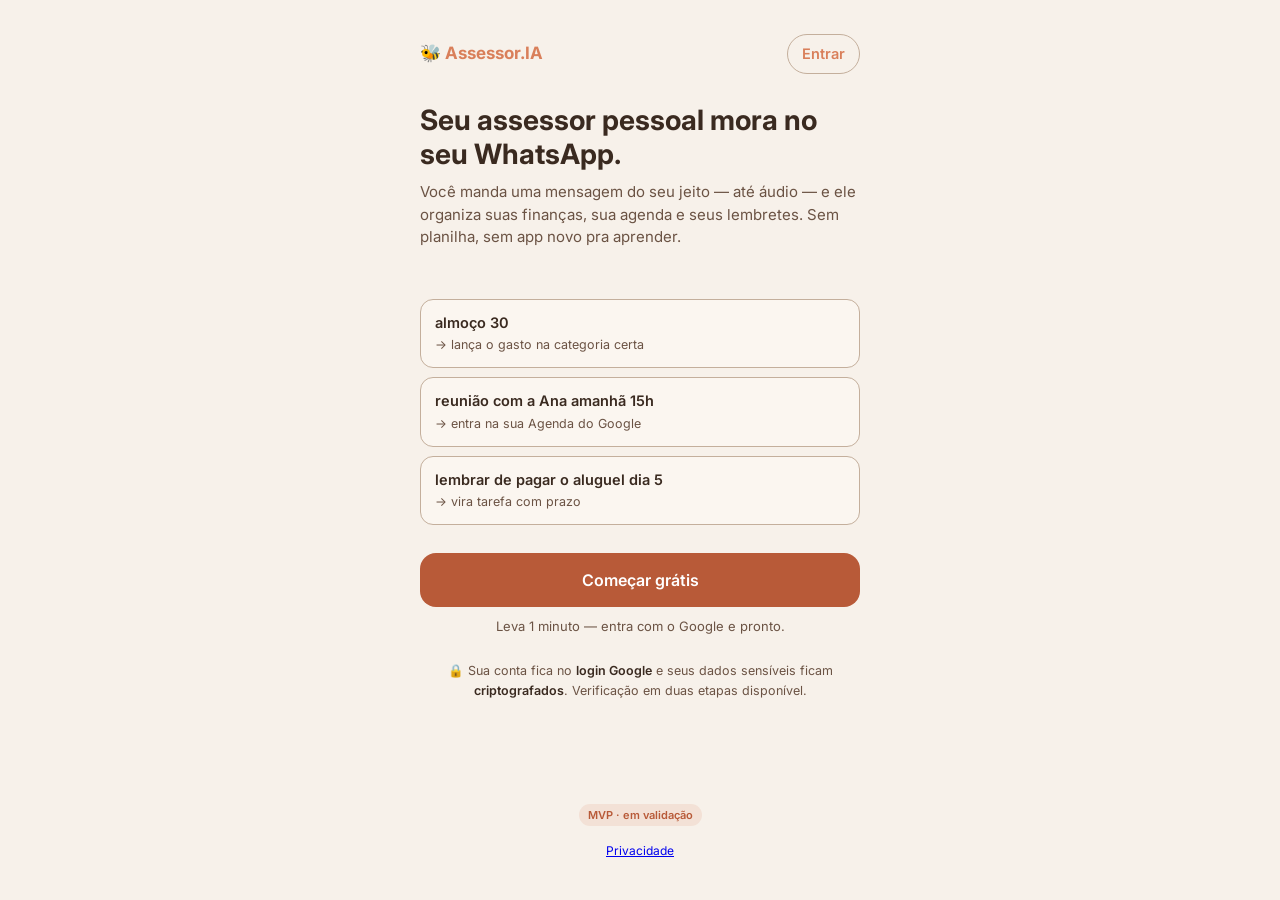
<file: index.html>
<!DOCTYPE html>
<html lang="pt-BR">
<head>
<meta charset="UTF-8">
<meta name="viewport" content="width=device-width, initial-scale=1.0">
<meta name="theme-color" content="#F7F1EA" media="(prefers-color-scheme: light)">
<meta name="theme-color" content="#221913" media="(prefers-color-scheme: dark)">
<link rel="preconnect" href="https://fonts.googleapis.com">
<link rel="preconnect" href="https://fonts.gstatic.com" crossorigin>
<link href="https://fonts.googleapis.com/css2?family=Inter:wght@400;500;600;700&display=swap" rel="stylesheet">
<link rel="stylesheet" href="paleta-sereno.css">
<title>Assessor.IA</title>
<style>
  /* Cores de paleta-sereno.css — a mesma do painel e dos mini-apps.
     Só traduzimos para os nomes que este arquivo já usava. */
  :root{--card:var(--panel);--muted:var(--ink-soft);--honey:var(--acento);--honey-soft:var(--acento-soft);--olive:var(--bom);--r:16px}
  *{box-sizing:border-box;margin:0;padding:0}
  body{font-family:"Inter",-apple-system,BlinkMacSystemFont,"Segoe UI",Roboto,sans-serif;background:var(--bg);color:var(--ink);line-height:1.5;-webkit-font-smoothing:antialiased}
  .wrap{max-width:480px;margin:0 auto;min-height:100vh;padding:34px 20px 40px;display:flex;flex-direction:column}
  .brand{display:flex;align-items:center;gap:9px;font-size:15px;color:var(--muted);margin-bottom:26px}
  .brand b{color:var(--honey);font-weight:700;font-size:17px}
  h1{font-size:26px;font-weight:700;line-height:1.2;margin-bottom:8px}
  .lead{font-size:15px;color:var(--muted);margin-bottom:26px}
  .card{display:block;text-decoration:none;color:inherit;background:var(--card);border:1.5px solid var(--line);border-radius:var(--r);padding:18px;margin-bottom:14px;transition:.15s}
  .card:active{transform:scale(.985)}
  .card:hover{border-color:var(--honey)}
  .card .em{font-size:30px;display:block;margin-bottom:8px}
  .card h2{font-size:18px;font-weight:600;margin-bottom:4px}
  .card p{font-size:13.5px;color:var(--muted)}
  .card .go{margin-top:12px;display:inline-flex;align-items:center;gap:6px;font-size:14px;font-weight:600;color:var(--honey)}
  .foot{margin-top:auto;padding-top:26px;font-size:12px;color:var(--muted);text-align:center}
  .pill{display:inline-block;background:var(--honey-soft);color:var(--acento-fw);font-size:11px;font-weight:600;padding:3px 9px;border-radius:99px;margin-bottom:16px}
  /* Os dois caminhos principais vêm antes e pesam mais que as ferramentas
     de configuração — quem chega aqui quer criar conta ou entrar, não
     configurar planilha. */
  .card.destaque{border-color:var(--honey);background:linear-gradient(180deg,var(--honey-soft),var(--card) 60%)}
  .sep{font-size:11px;font-weight:600;letter-spacing:.1em;text-transform:uppercase;color:var(--muted);margin:26px 0 12px}

  /* --- porta de entrada --------------------------------------------------
     Uma ação primária ("criar conta"), o login sempre visível no topo, e o
     produto explicado por exemplo em vez de adjetivo. */
  .topo{display:flex;align-items:center;justify-content:space-between;margin-bottom:30px}
  .brand{margin-bottom:0}
  .entrar{font-size:14.5px;font-weight:600;color:var(--honey);text-decoration:none;
          padding:8px 14px;border:1.5px solid var(--line);border-radius:99px;min-height:40px;
          display:inline-flex;align-items:center;transition:.15s}
  .entrar:hover{border-color:var(--honey)}
  h1{font-size:28px;margin-bottom:10px}
  .exemplos{margin:24px 0 28px;display:flex;flex-direction:column;gap:9px}
  .ex{background:var(--card);border:1.5px solid var(--line);border-radius:13px;padding:12px 14px}
  .ex b{display:block;font-size:14.5px;font-weight:600}
  .ex i{display:block;font-style:normal;font-size:12.5px;color:var(--muted);margin-top:3px}
  .ex i::before{content:"→ "}
  .cta{display:flex;align-items:center;justify-content:center;min-height:54px;
       background:var(--terra-700);color:#fff;border-radius:var(--r);
       font-size:16px;font-weight:600;text-decoration:none;transition:.15s}
  .cta:hover{filter:brightness(1.06)}
  .cta:active{transform:scale(.99)}
  .sub-cta{font-size:13px;color:var(--muted);text-align:center;margin-top:10px}
  .sub-cta a{color:var(--honey);font-weight:600}
  .confianca{font-size:12.5px;color:var(--muted);text-align:center;margin-top:24px;line-height:1.6}
  .confianca b{color:var(--ink);font-weight:600}
</style>
</head>
<body>
<div class="wrap">
  <!-- Topo: marca à esquerda, Entrar à direita. É onde todo mundo procura o
       login, e antes ele não existia aqui — só um cartão no meio da página. -->
  <div class="topo">
    <div class="brand"><b>🐝 Assessor.IA</b></div>
    <a class="entrar" href="entrar.html">Entrar</a>
  </div>

  <h1>Seu assessor pessoal mora no seu WhatsApp.</h1>
  <p class="lead">Você manda uma mensagem do seu jeito — até áudio — e ele organiza suas finanças, sua agenda e seus lembretes. Sem planilha, sem app novo pra aprender.</p>

  <!-- Mostrar em vez de explicar: em três linhas a pessoa entende o produto. -->
  <div class="exemplos">
    <div class="ex"><b>almoço 30</b><i>lança o gasto na categoria certa</i></div>
    <div class="ex"><b>reunião com a Ana amanhã 15h</b><i>entra na sua Agenda do Google</i></div>
    <div class="ex"><b>lembrar de pagar o aluguel dia 5</b><i>vira tarefa com prazo</i></div>
  </div>

  <!-- Uma ação primária. O resto é ponte, não concorrente. -->
  <a class="cta" id="cta" href="entrar.html">Começar grátis</a>
  <p class="sub-cta" id="subCta">Leva 1 minuto — entra com o Google e pronto.</p>

  <p class="confianca">🔒 Sua conta fica no <b>login Google</b> e seus dados sensíveis ficam <b>criptografados</b>. Verificação em duas etapas disponível.</p>

  <div class="foot">
    <span class="pill">MVP · em validação</span><br>
    <a href="privacidade.html">Privacidade</a>
  </div>
</div>

<script>
  /* Quem já está logado não pode ver "começar grátis" — para essa pessoa a
     página é a porta do próprio app, não uma vitrine.

     A checagem é feita lendo a sessão que o Supabase já guarda no navegador,
     sem carregar o SDK (30 KB) numa página que tem 7 KB. Aqui não se decide
     nada sensível: só qual palavra vai no botão. Quem manda de verdade é o
     banco, quando a pessoa chega no painel. */
  (function () {
    try {
      const chave = Object.keys(localStorage).find(k => k.startsWith('sb-') && k.endsWith('-auth-token'));
      if (!chave) return;
      const s = JSON.parse(localStorage.getItem(chave) || 'null');
      const validaAte = s && (s.expires_at || (s.currentSession && s.currentSession.expires_at));
      if (!validaAte || validaAte * 1000 < Date.now()) return;   // sessão vencida
      document.getElementById('cta').textContent = 'Abrir meu painel';
      document.getElementById('cta').href = 'painel/';
      document.getElementById('subCta').textContent = 'Você já está conectado.';
      const topo = document.querySelector('.entrar');
      topo.textContent = 'Meu painel';
      topo.href = 'painel/';
    } catch (e) { /* na dúvida, mostra a versão de visitante */ }
  })();

  /* As ferramentas de configuração (espelho, rotina, planilha) NÃO ficam aqui.
     Elas são abertas por link que o próprio Assessor manda, com parâmetros na
     URL (?webhook=...&token=...). Sem esses parâmetros elas caem em modo teste
     e mostram JSON cru -- que era o que um visitante novo encontrava.
     Continuam acessíveis pra mim com ?dev=1. */
  if (new URLSearchParams(location.search).get('dev') === '1') {
    const tools = [
      ['espelho.html', '🪞', 'Espelho da minha semana'],
      ['rotina-app.html', '🗓️', 'Montar minha rotina do zero'],
      ['setup-app.html', '💰', 'Montar minha planilha'],
    ];
    const bloco = document.createElement('div');
    bloco.innerHTML = '<div class="sep">Ferramentas (modo dev)</div>' +
      tools.map(([href, em, titulo]) =>
        '<a class="card" href="' + href + '"><span class="em">' + em + '</span>' +
        '<h2>' + titulo + '</h2><span class="go">Abrir →</span></a>').join('');
    document.querySelector('.foot').before(bloco);
  }
</script>
</body>
</html>
</file>
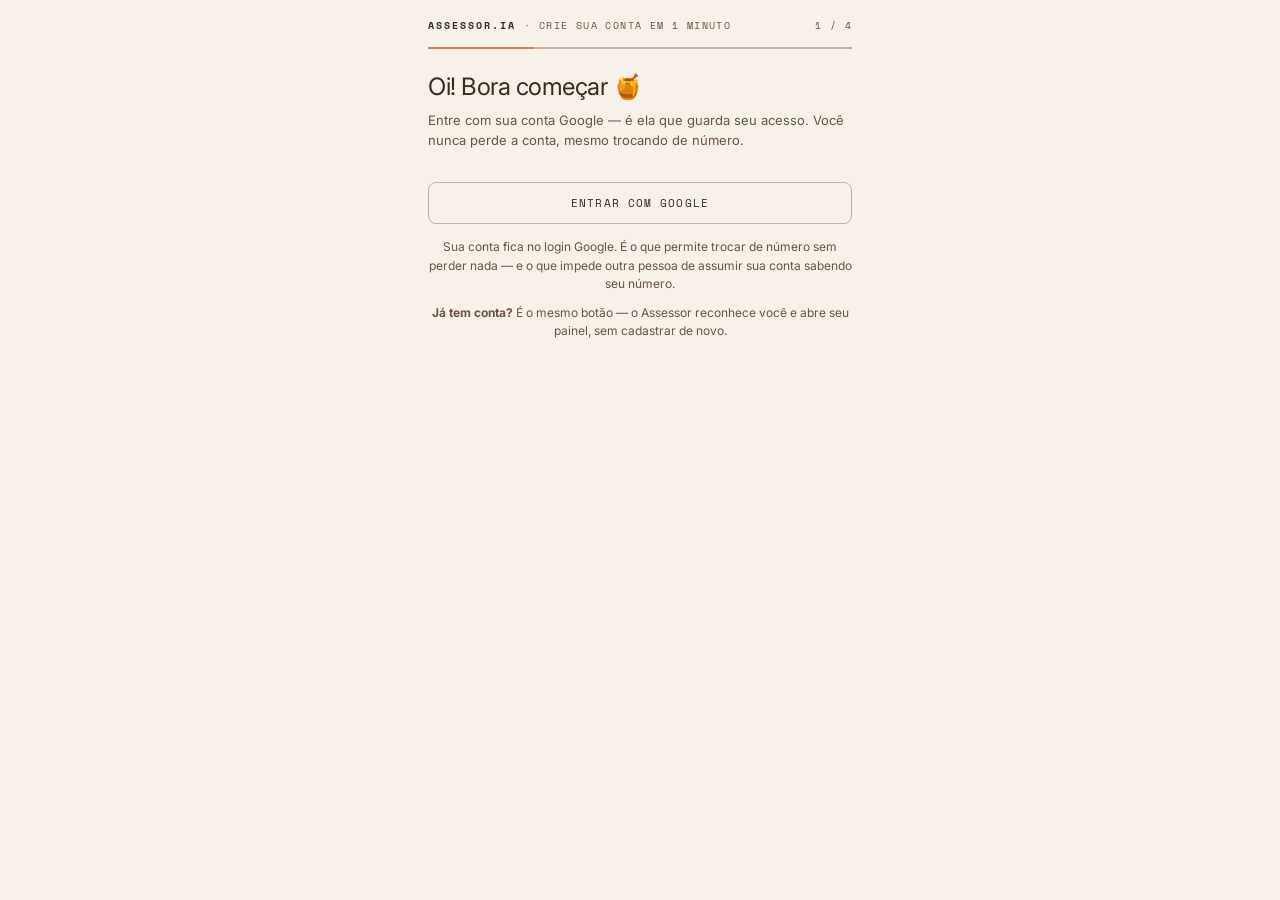
<file: cadastro-app.html>
<!DOCTYPE html>
<html lang="pt-BR">
<head>
<meta charset="UTF-8">
<meta name="viewport" content="width=device-width, initial-scale=1.0">
<title>Assessor.IA — criar minha conta</title>
<link rel="preconnect" href="https://fonts.googleapis.com" />
<link rel="preconnect" href="https://fonts.gstatic.com" crossorigin />
<link href="https://fonts.googleapis.com/css2?family=Inter:wght@400;500;600;700&family=Space+Mono:wght@400;700&display=swap" rel="stylesheet" />
<meta name="theme-color" content="#F7F1EA" media="(prefers-color-scheme: light)" />
<meta name="theme-color" content="#221913" media="(prefers-color-scheme: dark)" />
<link rel="stylesheet" href="paleta-sereno.css" />
<style>
  /* As cores vêm de paleta-sereno.css — fonte única do produto inteiro
     (site, mini-apps e painel). Aqui só traduzimos para os nomes que
     este arquivo já usava, então a troca de identidade não encosta em
     nenhuma regra de layout. Os três estados de tema (claro, escuro
     explícito e escuro do sistema) também vivem lá. */
  :root{
    --card:var(--panel); --muted:var(--ink-soft);
    --gold:var(--acento); --gold-soft:var(--acento-soft); --green:var(--bom);
    --sans:"Inter",-apple-system,system-ui,sans-serif; --mono:"Space Mono",ui-monospace,monospace;
    --r:10px;
  }
  *{box-sizing:border-box;margin:0;padding:0}
  body{font-family:var(--sans);background:var(--bg);color:var(--ink);line-height:1.5;-webkit-font-smoothing:antialiased;transition:background-color .4s ease,color .4s ease}
  .wrap{max-width:460px;margin:0 auto;min-height:100vh;display:flex;flex-direction:column;padding:18px 18px 24px}
  .top{display:flex;align-items:baseline;gap:8px;font-family:var(--mono);font-size:10px;letter-spacing:.14em;text-transform:uppercase;color:var(--muted);margin-bottom:14px}
  .top b{color:var(--ink);font-weight:700;letter-spacing:.2em}
  .bar{height:2px;background:var(--line);overflow:hidden;margin:0 0 24px}
  .bar>i{display:block;height:100%;width:20%;background:var(--gold);transition:width .35s ease}
  .step{display:none;animation:in .3s ease}
  .step.on{display:block}
  @keyframes in{from{opacity:0;transform:translateY(8px)}to{opacity:1;transform:none}}
  h2{font-size:24px;font-weight:400;line-height:1.2;letter-spacing:-.02em;margin-bottom:8px}
  .sub{font-size:13px;line-height:1.55;color:var(--muted);margin-bottom:22px}
  .grid{display:grid;grid-template-columns:1fr 1fr;gap:10px}
  .preset{cursor:pointer;text-align:left;background:var(--card);border:1px solid var(--line);border-radius:var(--r);padding:14px;transition:.15s}
  .preset:active{transform:scale(.98)}
  .preset.sel{border-color:var(--gold);background:var(--gold-soft)}
  .preset .em{font-size:20px}
  .preset h3{font-size:14px;font-weight:600;margin:8px 0 2px}
  .preset p{font-family:var(--mono);font-size:10px;letter-spacing:.06em;color:var(--muted)}
  .chips{display:flex;flex-wrap:wrap;gap:8px}
  .chip{cursor:pointer;background:var(--card);border:1px solid var(--line);border-radius:20px;padding:8px 13px;font-size:13px;color:var(--muted);transition:.12s;user-select:none}
  .chip:active{transform:scale(.96)}
  .chip.sel{background:var(--gold-soft);border-color:var(--gold);color:var(--ink);font-weight:500}
  .addrow{display:flex;gap:8px;margin-top:16px}
  input[type=text],input[type=tel]{flex:1;font-size:15px;padding:11px 13px;border:1px solid var(--line);border-radius:8px;background:var(--card);color:var(--ink);width:100%;font-family:var(--sans)}
  input[type=text]:focus,input[type=tel]:focus{outline:none;border-color:var(--gold)}
  .field{margin-bottom:16px}
  .field label{display:block;font-family:var(--mono);font-size:10px;letter-spacing:.12em;text-transform:uppercase;color:var(--muted);margin-bottom:7px}
  .btn{font-family:var(--mono);font-size:11px;letter-spacing:.1em;text-transform:uppercase;font-weight:400;padding:12px 16px;border-radius:8px;border:1px solid var(--line);background:none;color:var(--ink);cursor:pointer;transition:.2s}
  .btn.primary{background:var(--ink);border-color:var(--ink);color:var(--bg);flex:1}
  .btn.primary:hover{opacity:.85}
  .btn.google{background:none;border:1px solid var(--line);color:var(--ink);width:100%;margin-top:10px}
  .btn:active{transform:scale(.98)}
  .group-t{font-family:var(--mono);font-size:10px;font-weight:600;color:var(--muted);text-transform:uppercase;letter-spacing:.14em;margin:24px 0 10px}
  .group-t:first-child{margin-top:0}
  .nav{display:flex;gap:10px;margin-top:28px}
  /* Escolha "com ou sem Google" — cartões tocáveis, mesma linguagem dos
     presets do passo 2. Cada um diz o que muda na prática, sem jargão:
     a pessoa não precisa saber o que é OAuth pra decidir. */
  .opt{display:block;width:100%;text-align:left;background:var(--card);border:1px solid var(--line);border-radius:var(--r);padding:15px;margin-top:10px;cursor:pointer;transition:.15s;font-family:inherit;color:inherit}
  .opt:active{transform:scale(.99)}
  .opt:hover{border-color:var(--gold)}
  .opt .t{display:flex;align-items:center;gap:8px;font-size:15px;font-weight:600}
  .opt .tag{margin-left:auto;font-family:var(--mono);font-size:9px;letter-spacing:.08em;text-transform:uppercase;color:var(--gold);border:1px solid var(--gold);border-radius:99px;padding:2px 7px;white-space:nowrap}
  .opt p{font-size:12.5px;color:var(--muted);margin-top:6px;line-height:1.5}
  .howto{background:var(--gold-soft);border-radius:var(--r);padding:14px;margin-top:16px}
  .howto b{font-size:13px;display:block;margin-bottom:4px}
  .howto .ex{font-family:var(--mono);font-size:11.5px;background:var(--card);border:1px solid var(--line);border-radius:8px;padding:9px 11px;margin-top:8px}
  .howto .ex i{display:block;font-family:var(--sans);font-style:normal;font-size:11px;color:var(--muted);margin-top:4px}
  /* Simulação da tela de aviso do Google. Ela assusta — parece golpe — e é
     onde muita gente desiste. Mostrar ANTES, com o botão certo destacado,
     transforma um susto em algo esperado. */
  .mock{border:1px solid var(--line);border-radius:var(--r);background:var(--card);padding:14px;margin-top:12px}
  .mock .mt{font-size:13px;font-weight:600;margin-bottom:3px}
  .mock .ms{font-size:11.5px;color:var(--muted);line-height:1.5}
  .mock .mb{display:flex;gap:8px;justify-content:flex-end;margin-top:12px;align-items:center}
  .mock .mb span{font-size:12px;color:var(--muted)}
  .mock .mb b{font-size:12px;color:var(--gold);border:1px solid var(--gold);border-radius:6px;padding:4px 10px}
  .mock .seta{font-family:var(--mono);font-size:10.5px;color:var(--gold);text-align:right;margin-top:6px;letter-spacing:.04em}
  .done{text-align:center;padding:24px 0}
  .done .ic{width:56px;height:56px;border-radius:50%;background:var(--gold-soft);display:flex;align-items:center;justify-content:center;font-size:26px;margin:0 auto 16px}
  .skip{display:block;text-align:center;font-size:13px;color:var(--muted);margin-top:12px;cursor:pointer;text-decoration:underline}
  .jsonbox{background:var(--ink);color:var(--bg);border-radius:8px;padding:14px;font-family:var(--mono);font-size:11px;white-space:pre-wrap;word-break:break-word;margin-top:14px;max-height:200px;overflow:auto}
</style>
</head>
<body>
<div class="wrap">
  <div class="top"><b>Assessor.IA</b><span>· crie sua conta em 1 minuto</span><span id="stepN" style="margin-left:auto"></span></div>
  <div class="bar"><i id="prog"></i></div>

  <!-- 1 nome + whatsapp -->
  <div class="step on" id="s1">
    <!-- Porta de entrada: Google primeiro. A conta pertence ao login Google
         (durável, recuperável); o WhatsApp é o canal, e pode ser trocado
         depois sem perder nada. Quem não quiser Google segue pelo link. -->
    <div id="s1auth">
      <h2>Oi! Bora começar 🍯</h2>
      <p class="sub">Entre com sua conta Google — é ela que guarda seu acesso. Você nunca perde a conta, mesmo trocando de número.</p>
      <button class="btn google" id="btnEntrarGoogle" style="width:100%">Entrar com Google</button>
      <p class="sub" style="text-align:center;margin:14px 0 0;font-size:12px">Sua conta fica no login Google. É o que permite trocar de número sem perder nada — e o que impede outra pessoa de assumir sua conta sabendo seu número.</p>
      <p class="sub" style="text-align:center;margin:10px 0 0;font-size:12px"><b>Já tem conta?</b> É o mesmo botão — o Assessor reconhece você e abre seu painel, sem cadastrar de novo.</p>
      <p class="sub" id="errAuth" style="color:var(--alerta);display:none;text-align:center;margin-top:10px"></p>
    </div>
    <div id="s1dados" style="display:none">
      <h2>Oi! Vamos te cadastrar 🍯</h2>
      <p class="sub" id="s1sub">Só o essencial pra começar — o resto você ajusta pelo WhatsApp mesmo, conversando.</p>
      <div class="field"><label>Seu nome</label><input type="text" id="nome" placeholder="Como quer ser chamado(a)"></div>
      <div class="field"><label>Seu WhatsApp (com DDD)</label>
        <input type="tel" id="whats" inputmode="numeric" autocomplete="tel-national" maxlength="16" placeholder="(61) 99999-9999">
        <p class="sub" id="whatsDica" style="font-size:12px;margin:6px 0 0;min-height:17px"></p>
      </div>
      <p class="sub" style="margin:-10px 0 0;font-size:12px">É por aqui que o Assessor vai falar com você.</p>
      <p class="sub" id="errStep1" style="color:var(--alerta);display:none;margin-top:8px"></p>
    </div>
  </div>

  <!-- 2 preset -->
  <div class="step" id="s2">
    <h2>Com o que você mais se parece?</h2>
    <p class="sub">Escolha um perfil — já preencho suas categorias, você personaliza depois quando quiser.</p>
    <div class="grid" id="presets"></div>
  </div>

  <!-- 3 categorias e formas de pagamento -->
  <div class="step" id="s3">
    <h2>Confirma suas categorias</h2>
    <p class="sub">Toque pra incluir ou tirar. Dá pra mudar isso a qualquer momento.</p>
    <div class="chips" id="chipsCat"></div>
    <div class="addrow"><input type="text" id="newCat" placeholder="Pet, Assinaturas…"><button class="btn" onclick="addCustom()">+ Add</button></div>
    <div class="group-t">Formas de pagamento</div>
    <div class="chips" id="chipsPag"></div>
  </div>

  <!-- 4 pronto -->
  <div class="step" id="s4">
    <div class="done">
      <div class="ic">🎉</div>
      <h2>Quase lá!</h2>
      <p class="sub" style="margin-bottom:0">Confirma seus dados e cria sua conta.</p>
    </div>
    <div id="resumo" class="sub"></div>
    <p class="sub" id="errGoogle" style="color:var(--alerta);display:none;text-align:center;margin-top:8px"></p>
    <div id="saveState"></div>
  </div>

  <div class="nav">
    <button class="btn" id="back" onclick="go(-1)" style="visibility:hidden">Voltar</button>
    <button class="btn primary" id="next" onclick="onNext()">Continuar</button>
  </div>
</div>

<script type="module">
  /* Login Google no cadastro. A conta passa a pertencer ao Google e o telefone
     vira só o canal -- assim quem perde/troca o número não perde a conta, e
     número reciclado pela operadora não dá acesso ao histórico de ninguém. */
  import { createClient } from "https://esm.sh/@supabase/supabase-js@2";
  const supa = createClient(
    "https://uyxowxpmzlfjqbumkeae.supabase.co",
    "eyJhbGciOiJIUzI1NiIsInR5cCI6IkpXVCJ9.eyJpc3MiOiJzdXBhYmFzZSIsInJlZiI6InV5eG93eHBtemxmanFidW1rZWFlIiwicm9sZSI6ImFub24iLCJpYXQiOjE3ODUzNzMyNzUsImV4cCI6MjEwMDk0OTI3NX0.I5sNg70BHUG8XZVnaEvNjdygAR8-cQN93xibC4VhYfc"
  );
  window.Supa = supa;
  const { data: { session } } = await supa.auth.getSession();
  window.__sessao = session || null;
  window.__entrarGoogle = () => supa.auth.signInWithOAuth({ provider: "google", options: { redirectTo: location.href.split("#")[0].split("?")[0] } });
  if (window.__aplicarSessao) window.__aplicarSessao();

  /* A sessao pode chegar um instante DEPOIS deste script (o supabase-js ainda
     esta lendo o hash que o Google devolveu na URL). Sem este ouvinte, quem
     voltasse do login veria a porta de entrada de novo, como se nao tivesse
     entrado. */
  supa.auth.onAuthStateChange((_ev, s2) => {
    if (s2) { window.__sessao = s2; if (window.__aplicarSessao) window.__aplicarSessao(); }
  });

  /* O Google/Supabase devolvem erro pela propria URL. Sem mostrar isso, a
     pessoa so ve a tela inicial de novo e nao entende o que houve. */
  const p = new URLSearchParams(location.search.slice(1) + "&" + location.hash.slice(1));
  if (p.get("error")) {
    const el = document.getElementById("errAuth");
    if (el) {
      el.textContent = p.get("error_description")
        ? "Nao consegui entrar com o Google: " + p.get("error_description").split("+").join(" ")
        : "Nao consegui entrar com o Google agora. Tenta de novo, ou siga sem conta Google.";
      el.style.display = "block";
    }
  }
</script>
<script>
// Config: ?webhook=URL&token=SEGREDO tem prioridade (útil pra teste local).
// Sem isso, busca config.json do mesmo lugar onde a página está hospedada —
// assim o link que a pessoa recebe nunca muda, mesmo quando o túnel do n8n
// muda de endereço (só atualizamos o config.json, não o link compartilhado).
const Q = new URLSearchParams(location.search);
const CFG = {
  WEBHOOK_URL: Q.get('webhook') || "",
  TOKEN: Q.get('token') || "",
  GOOGLE_CLIENT_ID: "",
  GOOGLE_CALLBACK_URL: "",
  GOOGLE_DISCONNECT_WEBHOOK: ""
};
const $ = id => document.getElementById(id);
async function carregarConfig(){
  try{
    const r = await fetch('config.json', {cache:'no-store'});
    const c = await r.json();
    if (!CFG.WEBHOOK_URL) CFG.WEBHOOK_URL = c.cadastroWebhook || "";
    CFG.GOOGLE_CLIENT_ID = c.googleOAuthClientId || "";
    CFG.GOOGLE_CALLBACK_URL = c.googleOAuthCallbackUrl || "";
    CFG.GOOGLE_DISCONNECT_WEBHOOK = c.googleDisconnectWebhook || "";
  }catch(e){ /* segue sem webhook -> modo teste */ }
}
function normWhats(v){
  let n = String(v||'').replace(/\D/g,'');
  if (!n.startsWith('55')) n = '55' + n;
  return (n.length===13) ? n.slice(0,4)+n.slice(5) : n;
}

/* ---- Campo de WhatsApp: guiar, não punir --------------------------------
   O campo se formata sozinho enquanto a pessoa digita, aceita colado em
   qualquer formato (+55, pontos, parênteses) e diz o que FALTA em vez de
   dizer "inválido" no fim. Validação que pune é anti-padrão: a pessoa erra,
   leva bronca e não sabe o que fazer.

   O que a máscara resolve: número ilegível ou fora do padrão.
   O que ela NÃO resolve: número errado mas plausível (digitou o do vizinho).
   Só a confirmação por código no WhatsApp prova posse — está na lista. */

/* DDDs que existem de verdade. Sem isso, "00" ou "13" passam como válidos e
   o erro só aparece quando a mensagem nunca chega. */
const DDDS = [11,12,13,14,15,16,17,18,19,21,22,24,27,28,31,32,33,34,35,37,38,
  41,42,43,44,45,46,47,48,49,51,53,54,55,61,62,63,64,65,66,67,68,69,
  71,73,74,75,77,79,81,82,83,84,85,86,87,88,89,91,92,93,94,95,96,97,98,99];

function soDigitosWhats(v){
  let d = String(v||'').replace(/\D/g,'');
  if (d.startsWith('55') && d.length > 11) d = d.slice(2);   // colou com +55
  return d.slice(0,11);
}

function formatarWhats(d){
  if (!d) return '';
  if (d.length <= 2) return '(' + d;
  if (d.length <= 7) return '(' + d.slice(0,2) + ') ' + d.slice(2);
  return '(' + d.slice(0,2) + ') ' + d.slice(2,7) + '-' + d.slice(7);
}

/* Devolve {ok, dica}. A dica é sempre no tom de "falta isto", nunca de erro. */
function conferirWhats(d){
  if (!d) return { ok:false, dica:'' };
  if (d.length < 2) return { ok:false, dica:'Começa pelo DDD — 61 para Brasília.' };
  const ddd = Number(d.slice(0,2));
  if (!DDDS.includes(ddd)) return { ok:false, dica:'O DDD ' + d.slice(0,2) + ' não existe no Brasil. Confere?' };
  /* Avisa cedo que é celular: quem começou a digitar um fixo descobre no
     terceiro dígito, não depois de digitar o número inteiro. */
  if (d.length >= 3 && d[2] !== '9') return { ok:false, dica:'O WhatsApp é num celular — depois do DDD vem o 9.' };
  if (d.length < 11) {
    const faltam = 11 - d.length;
    return { ok:false, dica: faltam===1 ? 'Falta 1 dígito.' : 'Faltam ' + faltam + ' dígitos.' };
  }
  return { ok:true, dica:'Certinho ✔' };
}

/* O user_id guardado é 55 + DDD + 8 dígitos: a normalização TIRA o 9 do
   celular. Para mostrar de volta é preciso recolocá-lo, senão sai torto. */
function bonitoDoUserId(uid){
  const d = String(uid||'').replace(/\D/g,'');
  if (d.length !== 12 || !d.startsWith('55')) return String(uid||'');
  return '(' + d.slice(2,4) + ') 9' + d.slice(4,8) + '-' + d.slice(8);
}

function ligarCampoWhats(){
  const el = $('whats'), dica = $('whatsDica');
  if (!el) return;
  const pintar = () => {
    const d = soDigitosWhats(el.value);
    el.value = formatarWhats(d);
    const r = conferirWhats(d);
    dica.textContent = r.dica;
    dica.style.color = r.ok ? 'var(--gold)' : 'var(--ink-faint)';
  };
  el.addEventListener('input', pintar);
  el.addEventListener('paste', () => setTimeout(pintar, 0));
}
async function conectarGoogle(){
  const errEl = $('errGoogle'); errEl.style.display='none';
  const raw = $('whats').value.replace(/\D/g,'');
  if(!raw){errEl.textContent='Confere seu WhatsApp lá no passo 1 antes de conectar o Google.';errEl.style.display='block';return}
  return irParaGoogle(errEl);
}

/* O miolo, sem depender de nenhum campo da tela de cadastro: quem já tem conta
   também precisa conectar a Agenda, e lá não existe campo de WhatsApp. O nonce
   já identifica a pessoa pela sessão, então o número não faz falta aqui. */
async function irParaGoogle(errEl){
  const falhar = (msg) => {
    if (errEl) { errEl.textContent = msg; errEl.style.display = 'block'; }
  };
  if(!CFG.GOOGLE_CLIENT_ID || !CFG.GOOGLE_CALLBACK_URL){
    falhar('Conexão com Google ainda não está disponível — dá pra usar tudo pelo WhatsApp e conectar depois.');
    return;
  }
  // O `state` do OAuth precisa ser IMPREVISÍVEL: é ele que amarra o callback
  // à pessoa que começou o fluxo. Aqui ia o número de WhatsApp -- adivinhável,
  // e por isso dava para montar o link com o número de outra pessoa, autorizar
  // com a MINHA conta Google e plantar o meu token na conta dela.
  // Agora o banco emite um nonce de 256 bits, de uso único, que expira em
  // 10 min (create_oauth_state / consume_oauth_state em seguranca-webhooks.sql).
  let nonce;
  try {
    const { data, error } = await window.Supa.rpc('create_oauth_state');
    if (error || !data) throw error || new Error('sem nonce');
    nonce = data;
  } catch (e) {
    falhar('Não consegui iniciar a conexão com o Google agora. Tenta de novo em instantes — sua conta continua salva.');
    return;
  }
  const scope = 'https://www.googleapis.com/auth/calendar https://www.googleapis.com/auth/tasks';
  const params = new URLSearchParams({
    client_id: CFG.GOOGLE_CLIENT_ID,
    redirect_uri: CFG.GOOGLE_CALLBACK_URL,
    response_type: 'code',
    access_type: 'offline',
    prompt: 'consent',
    scope: scope,
    state: nonce
  });
  location.href = 'https://accounts.google.com/o/oauth2/v2/auth?' + params.toString();
}

const EM = {'Alimentação':'🍽️','Saúde':'❤️','Moradia':'🏠','Transporte':'🚗','Educação':'🎓','Investimento':'📈','Pessoal':'🧴','Viagens':'✈️','Lazer':'🎮','Presentes':'🎁','Serviços de utilidade pública':'💡','Marketing':'📣','Fornecedores':'📦','Impostos':'🧾','Assinaturas':'📱'};
const PRESETS = {
  autonomo:{nome:'Autônomo',em:'💼',cats:['Alimentação','Moradia','Transporte','Saúde','Investimento','Pessoal']},
  familia:{nome:'Família',em:'👨‍👩‍👧',cats:['Alimentação','Moradia','Transporte','Saúde','Educação','Lazer','Serviços de utilidade pública']},
  freela:{nome:'Freelancer',em:'🎨',cats:['Alimentação','Transporte','Educação','Lazer','Pessoal','Assinaturas']},
  empresa:{nome:'Dono de empresa',em:'🏢',cats:['Alimentação','Moradia','Investimento','Marketing','Fornecedores','Impostos']}
};
const POOL_PAG = ['Pix / Debito / Boleto','Cartão de crédito','Nubank','Banco do Brasil','C6 Bank','Outros'];

let step=1, perfil='—', poolCat=[];
let selCat=new Set(), selPag=new Set(['Pix / Debito / Boleto']);

function renderPresets(){
  $('presets').innerHTML='';
  for(const k in PRESETS){const p=PRESETS[k];
    const b=document.createElement('button');b.className='preset'+(perfil===p.nome?' sel':'');
    b.innerHTML=`<div class="em">${p.em}</div><h3>${p.nome}</h3><p>${p.cats.length} categorias prontas</p>`;
    b.onclick=()=>{perfil=p.nome;selCat=new Set(p.cats);poolCat=[...new Set([...poolCat,...p.cats])];renderPresets()};
    $('presets').appendChild(b);
  }
}
function chip(text,on){return `<span class="chip${on?' sel':''}">${EM[text]?EM[text]+' ':''}${text}</span>`}
function renderChips(){
  $('chipsCat').innerHTML=poolCat.map(c=>chip(c,selCat.has(c))).join('');
  [...$('chipsCat').children].forEach((el,i)=>{const c=poolCat[i];el.onclick=()=>{selCat.has(c)?selCat.delete(c):selCat.add(c);renderChips()};});
  $('chipsPag').innerHTML=POOL_PAG.map(c=>chip(c,selPag.has(c))).join('');
  [...$('chipsPag').children].forEach((el,i)=>{const c=POOL_PAG[i];el.onclick=()=>{selPag.has(c)?selPag.delete(c):selPag.add(c);renderChips()};});
}
function addCustom(){
  const v=$('newCat').value.trim();if(!v)return;
  if(!poolCat.includes(v))poolCat.push(v);
  selCat.add(v);$('newCat').value='';renderChips();
}
function renderResumo(){
  /* Mostra o número DE VOLTA, no formato em que ele vai ser usado de verdade.
     Máscara impede número ilegível; ler de volta é o que pega o número errado
     mas plausível -- a pessoa reconhece o próprio telefone de relance. */
  const d = soDigitosWhats($('whats').value);
  const bonito = '+55 ' + formatarWhats(d);
  $('resumo').innerHTML = `<b>${esc($('nome').value.trim())}</b><br>
    <span style="font-size:13px">Vamos falar com você neste WhatsApp:</span><br>
    <b style="font-family:var(--mono);letter-spacing:.02em">${esc(bonito)}</b>
    <span class="sub" style="display:block;font-size:12px;margin-top:2px">É esse mesmo? Dá pra voltar e corrigir.</span>
    <span style="font-size:13px">Perfil: ${esc(perfil)} · ${selCat.size} categorias · ${selPag.size} formas de pagamento</span>`;
}
function payload(){
  /* O access_token vai junto para o n8n CONFERIR a sessão no Supabase antes de
     criar a conta. Sem isso, o cadastro aceitaria qualquer número — a conta
     nasceria sem dono e seria reivindicável por quem soubesse o telefone. */
  const sessao = window.__sessao || {};
  return {
    access_token: sessao.access_token || '',
    nome: $('nome').value.trim(),
    whatsapp: $('whats').value.trim(),
    categorias: [...selCat],
    formasPagamento: [...selPag],
    centroCusto: ['Pessoal']
  };
}
function validaStep1(){
  const errEl = $('errStep1'); errEl.style.display='none';
  if(!$('nome').value.trim()){errEl.textContent='Como podemos te chamar?';errEl.style.display='block';return false}
  /* A mesma checagem que guia enquanto digita decide aqui — assim a pessoa
     nunca é barrada por um motivo que o campo não tinha avisado antes. */
  const r = conferirWhats(soDigitosWhats($('whats').value));
  if(!r.ok){
    errEl.textContent = r.dica || 'Falta o seu WhatsApp com DDD.';
    errEl.style.display='block';
    $('whats').focus();
    return false;
  }
  return true;
}
async function salvar(){
  const data=payload();
  if(!data.access_token){
    $('saveState').innerHTML='<p class="sub" style="text-align:center;margin-top:16px">Sua sessão do Google expirou. Entra de novo para criar a conta.</p><button class="btn primary" style="margin-top:12px;width:100%" onclick="location.reload()">Entrar de novo</button>';
    return;
  } $('saveState').innerHTML='<p class="sub" style="text-align:center;margin-top:16px">Criando sua conta…</p>';
  if(!CFG.WEBHOOK_URL){
    $('saveState').innerHTML='<p class="sub" style="text-align:center;margin-top:16px">Modo teste (sem webhook). Isto será enviado:</p><div class="jsonbox">'+JSON.stringify(data,null,2)+'</div>';
    return;
  }
  try{
    /* 'ngrok-skip-browser-warning' evita a tela de aviso do ngrok gratuito.
       Inofensivo em qualquer outro provedor -- é só um cabeçalho a mais. */
    /* A sessão vai no cabeçalho Authorization, que é onde o n8n confere
       (GET /auth/v1/user). O corpo NÃO diz mais quem é o usuário: o
       user_id é derivado do JWT no servidor. Antes ia um token
       compartilhado, igual para todo mundo e visível neste arquivo —
       qualquer pessoa o lia e agia no nome de outra. */
    const r=await fetch(CFG.WEBHOOK_URL,{method:'POST',headers:{'Content-Type':'application/json','ngrok-skip-browser-warning':'1','Authorization':'Bearer '+data.access_token},body:JSON.stringify(data)});
    if(!r.ok)throw 0;
    /* Não é mais preciso "amarrar" a conta depois: o n8n valida a sessão do
       Google e já grava o auth_uid na criação. Amarrar pelo navegador era
       frágil (o erro era engolido em silêncio) e a função que fazia isso
       permitia assumir conta alheia sabendo só o número. */
    telaEscolhaGoogle();
  }catch(e){
    $('saveState').innerHTML='<p class="sub" style="text-align:center;margin-top:16px">Não consegui salvar agora. Tenta de novo em instantes.</p><button class="btn primary" style="margin-top:12px;width:100%" onclick="salvar()">Tentar de novo</button>';
  }
}
/* ---- Escolha do Google, DEPOIS da conta criada ----------------------------
   Vem depois de propósito: conectar o Google antes da conta existir mandava o
   token pra um user_id que ainda não estava na tabela users e estourava a
   chave estrangeira. Agora a conta já existe quando a pessoa decide.
   Anti-fadiga: dois cartões pra tocar (não um "opcional" solto que ninguém
   sabe se aceita), cada um dizendo o que muda NA PRÁTICA, e nada é
   definitivo — dá pra trocar depois nos Ajustes. */
function telaEscolhaGoogle(){
  $('resumo').style.display='none';
  document.querySelector('.nav').style.display='none';
  $('saveState').innerHTML = `
    <p class="sub" style="text-align:center;margin-top:8px;color:var(--green)">✅ Conta criada! Já pode falar com o Assessor no WhatsApp.</p>
    <div class="group-t" style="margin-top:20px">Quer usar sua Agenda do Google?</div>
    <button class="opt" id="optCom">
      <div class="t">📅 Sim, usar minha Agenda <span class="tag">Recomendado</span></div>
      <p>Quando você marcar um compromisso pelo WhatsApp, ele aparece direto na sua Agenda do Google — junto com o resto da sua vida, no celular e no computador.</p>
    </button>
    <button class="opt" id="optSem">
      <div class="t">💬 Não, só pelo WhatsApp</div>
      <p>Funciona igual, sem conectar nada: seus compromissos ficam guardados aqui no Assessor e você consulta quando quiser. Finanças, tarefas e lembretes não mudam em nada.</p>
    </button>
    <p class="sub" style="text-align:center;margin-top:12px;font-size:12px">Dá pra mudar isso quando quiser, nos Ajustes.</p>`;
  $('optCom').onclick = telaAvisoGoogle;
  $('optSem').onclick = () => comoUsar(false);
}
/* Prepara a pessoa pra tela de aviso do Google. O app é novo e ainda não
   passou pela verificação, então o Google mostra um alerta de "app não
   verificado". Quem não sabe disso acha que é golpe e desiste — e desistir
   aqui é perder a pessoa, não só o recurso. */
function telaAvisoGoogle(){
  document.querySelector('.nav').style.display='none';
  $('saveState').innerHTML = `
    <div class="group-t" style="margin-top:18px">Antes de continuar</div>
    <p class="sub" style="margin-bottom:0">O Google vai mostrar um aviso dizendo que o Assessor não foi verificado por ele. Isso é esperado: somos novos e a verificação leva semanas. <b>Não é erro e não é golpe.</b></p>
    <div class="mock">
      <div class="mt">⚠️ O Google não verificou este app</div>
      <div class="ms">É assim que a tela aparece. Toque em <b>Avançado</b> e depois em <b>Acessar Assessor.IA (não seguro)</b>.</div>
      <div class="mb"><span>Voltar</span><b>Avançado</b></div>
      <div class="seta">↑ é aqui que você toca</div>
    </div>
    <p class="sub" style="margin-top:14px">Pedimos acesso só à <b>Agenda</b> e às <b>Tarefas</b> — nada de e-mail, arquivos ou fotos. E dá pra desconectar quando quiser, nos Ajustes.</p>
    <button class="btn primary" style="width:100%" id="avisoOk">Entendi, continuar</button>
    <button class="btn" style="width:100%;margin-top:10px" id="avisoDepois">Deixa pra depois</button>`;
  $('avisoOk').onclick = conectarGoogle;
  $('avisoDepois').onclick = () => comoUsar(false);
}

/* Instrução curta e concreta: exemplos de mensagem real, não manual. */
function comoUsar(comGoogle){
  document.querySelector('.nav').style.display='none';
  $('saveState').innerHTML = `
    <div class="done" style="padding:14px 0"><div class="ic">💬</div>
      <h2 style="font-size:20px">Tudo pronto, ${esc($('nome').value.trim().split(' ')[0]||'')}!</h2></div>
    <div class="howto">
      <b>É só mandar mensagem no WhatsApp, do seu jeito:</b>
      <div class="ex">almoço 30<i>→ lança o gasto na categoria certa</i></div>
      <div class="ex">reunião com a Ana amanhã 15h<i>→ ${comGoogle ? 'entra na sua Agenda do Google' : 'fica guardado no Assessor'}</i></div>
      <div class="ex">lembrar de pagar o aluguel dia 5<i>→ vira tarefa com prazo</i></div>
      <p class="sub" style="margin:10px 0 0;font-size:12px">Pode mandar áudio também — ele entende.</p>
    </div>
    <button class="btn primary" style="width:100%;margin-top:16px" id="irPainel">Abrir meu painel</button>
    <p class="sub" style="text-align:center;margin-top:8px;font-size:12px">Você já está logado — o painel abre direto, sem entrar de novo.</p>
    ${comGoogle ? '' : '<button class="btn" style="width:100%;margin-top:14px" id="optDepois">📅 Mudei de ideia, quero conectar a Agenda</button>'}`;
  /* A conta nasce vinculada ao login Google, entao o painel reconhece a pessoa
     na hora -- nao pede login de novo nem cai na tela de vincular. Antes desta
     sessao isso nao era verdade, e por isso a porta nao existia aqui. */
  $('irPainel').onclick = () => { location.href = 'painel/'; };
  const b = $('optDepois'); if (b) b.onclick = conectarGoogle;
}
const esc = s => String(s==null?'':s).replace(/[&<>"']/g,c=>({'&':'&amp;','<':'&lt;','>':'&gt;','"':'&quot;',"'":'&#39;'}[c]));

/* ---- Porta de entrada: Google primeiro ------------------------------------
   window.__sessao vem do modulo Supabase no topo. Ele carrega depois deste
   script, por isso ele chama __aplicarSessao() quando terminar. */
let entrou = false;   // true = ja passou da porta (com Google ou sem)
function mostrarDados(comGoogle, nome){
  entrou = true;
  $('s1auth').style.display = 'none';
  $('s1dados').style.display = 'block';
  if (nome) $('nome').value = nome;
  $('s1sub').textContent = 'Só falta o WhatsApp — é por lá que o Assessor fala com você.';
  show();
  ($('whats').value ? $('nome') : $('whats')).focus();
}
window.__aplicarSessao = async function(){
  const s = window.__sessao;
  if (!s) return;
  const u = s.user || {};
  const m = u.user_metadata || {};
  const primeiro = (m.full_name || m.name || '').split(' ')[0] || '';

  /* Antes de pedir qualquer dado: esta conta Google JÁ tem Assessor?
     Um login Google = uma conta (auth_uid é único no banco). Sem esta
     checagem, quem já é cadastrado era levado a preencher tudo de novo e só
     descobria no fim, com um "não consegui salvar" que não explica nada. */
  if (window.Supa) {
    try {
      const { data } = await window.Supa
        .from('users').select('user_id,name')
        .eq('auth_uid', u.id).maybeSingle();
      if (data) return telaJaTemConta(data, primeiro);
    } catch (e) { /* se a checagem falhar, segue o cadastro normal */ }
  }
  mostrarDados(true, primeiro);
};

/* Quem já tem conta e nunca conectou a Agenda não tinha por onde fazer isso:
   o botão de conectar só existia no meio do cadastro, e cadastro só acontece
   uma vez. Ficava a escolha absurda de apagar a conta para reconectar. */
async function pintarAgenda(){
  const alvo = $('jtc_agenda'); if (!alvo) return;
  let ligada = false;
  try {
    const { data } = await window.Supa.rpc('my_google_status');
    const s = Array.isArray(data) ? data[0] : data;
    ligada = !!(s && (s === true || s.conectado || s.connected || s.connected_at || s.expires_at));
  } catch (e) { /* sem resposta: trata como não conectada, o botão só reconecta */ }

  if (ligada) {
    alvo.innerHTML = `<div class="howto" style="margin-top:16px">
      <b>Agenda do Google conectada ✓</b>
      <p class="sub" style="margin:4px 0 0;font-size:12.5px">Quando você pedir um compromisso no WhatsApp, ele entra direto na sua agenda.</p>
    </div>`;
    return;
  }
  alvo.innerHTML = `<div class="howto" style="margin-top:16px">
    <b>Quer ligar sua Agenda do Google?</b>
    <p class="sub" style="margin:4px 0 10px;font-size:12.5px">É opcional. Sem ela o Assessor funciona igual pelo WhatsApp — só não cria o compromisso na sua agenda automaticamente.</p>
    <button class="btn" style="width:100%" id="jtc_agora">Conectar minha Agenda</button>
  </div>`;
  $('jtc_agora').onclick = () => irParaGoogle($('errAgenda'));
}

/* Quem já tem conta não precisa de cadastro — precisa de porta. */
function telaJaTemConta(conta, primeiro){
  entrou = true;
  $('s1auth').style.display = 'none';
  $('s1dados').style.display = 'block';
  document.querySelector('.nav').style.display = 'none';
  $('s1dados').innerHTML = `
    <div class="done" style="padding:10px 0"><div class="ic">👋</div>
      <h2 style="font-size:20px">Bem-vindo de volta${primeiro ? ', ' + esc(primeiro) : ''}!</h2></div>
    <p class="sub" style="text-align:center">Esta conta Google já tem um Assessor — não precisa criar de novo.</p>
    <p class="sub" style="text-align:center;margin-top:6px">WhatsApp desta conta: <b>${esc(bonitoDoUserId(conta.user_id))}</b></p>
    <div id="jtc_agenda"></div>
    <div id="errAgenda" style="color:var(--alerta);display:none;text-align:center;margin-top:8px"></div>
    <button class="btn primary" style="width:100%;margin-top:16px" id="jtc_painel">Abrir meu painel</button>
    <button class="btn" style="width:100%;margin-top:10px" id="jtc_trocar">Entrar com outra conta Google</button>`;
  show();
  pintarAgenda();
  $('jtc_painel').onclick = () => { location.href = 'painel/'; };
  $('jtc_trocar').onclick = async () => {
    await window.Supa.auth.signOut();
    location.reload();
  };
}
document.addEventListener('click', e => {
  if (e.target && e.target.id === 'btnEntrarGoogle') {
    if (window.__entrarGoogle) window.__entrarGoogle();
    else { $('errAuth').textContent = 'Login indisponível agora. Tenta de novo em instantes.'; $('errAuth').style.display='block'; }
  }
  /* Não existe mais caminho "sem Google": a conta PRECISA de dono. Sem login,
     o cadastro nasceria órfão e qualquer pessoa poderia reivindicá-lo depois. */
});

function show(){
  for(let i=1;i<=4;i++)$('s'+i).classList.toggle('on',i===step);
  $('prog').style.width=(step/4*100)+'%';$('stepN').textContent=step+' / 4';
  $('back').style.visibility=step===1?'hidden':'visible';
  /* na porta de entrada nao existe "Continuar": a acao e escolher como entrar */
  document.querySelector('.nav').style.display = (step===1 && !entrou) ? 'none' : 'flex';
  $('next').textContent=step===4?'Criar minha conta':'Continuar';
  if(step===2)renderPresets();if(step===3)renderChips();if(step===4)renderResumo();
}
function go(d){step=Math.min(4,Math.max(1,step+d));show()}
function onNext(){
  if(step===1 && !validaStep1())return;
  if(step===4){salvar();return}
  go(1);
}
carregarConfig();
ligarCampoWhats();
show();
</script>
</body>
</html>
</file>
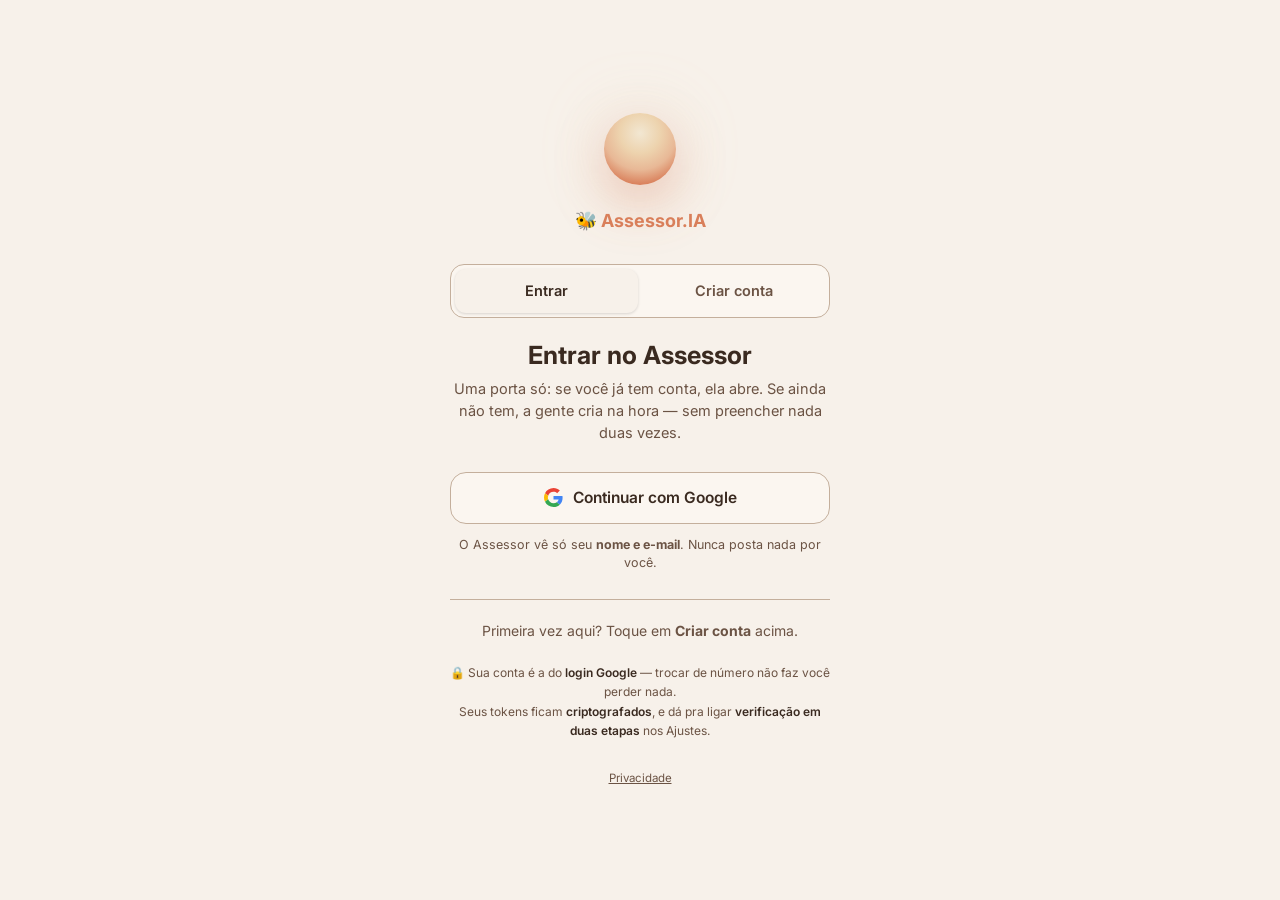
<file: entrar.html>
<!DOCTYPE html>
<html lang="pt-BR">
<head>
<meta charset="UTF-8">
<meta name="viewport" content="width=device-width, initial-scale=1.0">
<meta name="theme-color" content="#F7F1EA" media="(prefers-color-scheme: light)">
<meta name="theme-color" content="#221913" media="(prefers-color-scheme: dark)">
<meta name="description" content="Entre no Assessor.IA com sua conta Google.">
<link rel="preconnect" href="https://fonts.googleapis.com">
<link rel="preconnect" href="https://fonts.gstatic.com" crossorigin>
<link href="https://fonts.googleapis.com/css2?family=Inter:wght@400;500;600;700&display=swap" rel="stylesheet">
<link rel="stylesheet" href="paleta-sereno.css">
<title>Entrar · Assessor.IA</title>
<style>
  /* Página de LOGIN. Uma única coisa acontece aqui: a pessoa entra.
     Nada de ferramenta, nada de menu, nada que dispute a atenção com o
     botão — é a regra número um de página de login e era o que faltava:
     a entrada estava misturada com um índice de mini-apps. */
  :root{--card:var(--panel);--muted:var(--ink-soft);--honey:var(--acento);--honey-soft:var(--acento-soft);--r:16px}
  *{box-sizing:border-box;margin:0;padding:0}
  body{font-family:"Inter",-apple-system,BlinkMacSystemFont,"Segoe UI",Roboto,sans-serif;
       background:var(--bg);color:var(--ink);line-height:1.5;-webkit-font-smoothing:antialiased}
  .tela{min-height:100dvh;display:flex;flex-direction:column;align-items:center;justify-content:center;
        padding:32px 20px;gap:0}
  .caixa{width:100%;max-width:380px}
  .brand{display:flex;align-items:center;justify-content:center;gap:8px;font-size:15px;color:var(--muted);margin-bottom:30px}
  .brand b{color:var(--honey);font-weight:700;font-size:18px}
  h1{font-size:25px;font-weight:700;line-height:1.22;text-align:center;margin-bottom:8px}
  .lead{font-size:14.5px;color:var(--muted);text-align:center;margin-bottom:28px}

  /* Alvo de toque grande (≥44px) e estado de foco visível para quem navega
     por teclado — os dois são requisito de acessibilidade, não enfeite. */
  .btn-google{width:100%;min-height:52px;display:flex;align-items:center;justify-content:center;gap:10px;
    background:var(--card);color:var(--ink);border:1.5px solid var(--line);border-radius:var(--r);
    font-family:inherit;font-size:15.5px;font-weight:600;cursor:pointer;transition:.15s}
  .btn-google:hover{border-color:var(--honey)}
  .btn-google:active{transform:scale(.99)}
  .btn-google:focus-visible{outline:3px solid var(--honey);outline-offset:2px}
  .btn-google[disabled]{opacity:.6;cursor:default}
  .btn-google svg{width:19px;height:19px;flex:none}

  .nota{font-size:12.5px;color:var(--muted);text-align:center;margin-top:12px}
  .erro{display:none;font-size:13.5px;color:var(--ruim,#B85A38);background:var(--honey-soft);
        border:1px solid var(--line);border-radius:12px;padding:11px 13px;margin-bottom:16px}
  .erro a{color:inherit}

  .ponte{margin-top:26px;padding-top:20px;border-top:1px solid var(--line);text-align:center;font-size:14px;color:var(--muted)}
  .ponte a{color:var(--honey);font-weight:600;text-decoration:none}
  .ponte a:hover{text-decoration:underline}

  .seguranca{margin-top:22px;font-size:12px;color:var(--muted);text-align:center;line-height:1.6}
  .seguranca b{color:var(--ink);font-weight:600}
  .rodape{margin-top:30px;font-size:11.5px;color:var(--muted);text-align:center}
  .rodape a{color:var(--muted)}
  /* abas Entrar | Criar conta: as duas usam o Google; muda so o texto */
  .abas{display:flex;gap:4px;padding:4px;border-radius:14px;border:1px solid var(--line);background:var(--card);margin-bottom:22px}
  .aba{flex:1;min-height:44px;border:none;border-radius:11px;background:transparent;color:var(--muted);
       font:inherit;font-size:14.5px;font-weight:600;cursor:pointer}
  .aba.on{background:var(--bg);color:var(--ink);box-shadow:0 1px 3px rgba(0,0,0,.14)}
  .aba:focus-visible{outline:3px solid var(--honey);outline-offset:2px}
  @media (min-height:760px){ .tela{gap:0} }
</style>
</head>
<body>
<main class="tela">
  <div class="caixa">
    <!-- O sol: o núcleo do painel visto de longe. Dá rosto à página sem
         carregar os 35 KB do canvas. Parado — a ação aqui é o botão. -->
    <div class="sol sol-p" style="margin:0 auto 22px"></div>

    <div class="brand"><b>🐝 Assessor.IA</b></div>

    <div class="abas" role="tablist">
      <button class="aba on" role="tab" aria-selected="true" data-modo="entrar">Entrar</button>
      <button class="aba" role="tab" aria-selected="false" data-modo="criar">Criar conta</button>
    </div>

    <h1 id="titulo">Entrar no Assessor</h1>
    <p class="lead" id="lead">Uma porta só: se você já tem conta, ela abre. Se ainda não tem, a gente cria na hora — sem preencher nada duas vezes.</p>

    <p class="erro" id="erro" role="alert"></p>

    <button class="btn-google" id="btnEntrar">
      <svg viewBox="0 0 48 48" aria-hidden="true">
        <path fill="#EA4335" d="M24 9.5c3.54 0 6.71 1.22 9.21 3.6l6.85-6.85C35.9 2.38 30.47 0 24 0 14.62 0 6.51 5.38 2.56 13.22l7.98 6.19C12.43 13.72 17.74 9.5 24 9.5z"/>
        <path fill="#4285F4" d="M46.98 24.55c0-1.57-.15-3.09-.38-4.55H24v9.02h12.94c-.58 2.96-2.26 5.48-4.78 7.18l7.73 6c4.51-4.18 7.09-10.36 7.09-17.65z"/>
        <path fill="#FBBC05" d="M10.53 28.59c-.48-1.45-.76-2.99-.76-4.59s.27-3.14.76-4.59l-7.98-6.19C.92 16.46 0 20.12 0 24s.92 7.54 2.56 10.78l7.97-6.19z"/>
        <path fill="#34A853" d="M24 48c6.48 0 11.93-2.13 15.89-5.81l-7.73-6c-2.15 1.45-4.92 2.3-8.16 2.3-6.26 0-11.57-4.22-13.47-9.91l-7.98 6.19C6.51 42.62 14.62 48 24 48z"/>
      </svg>
      <span id="btnTexto">Continuar com Google</span>
    </button>

    <p class="nota">O Assessor vê só seu <b>nome e e-mail</b>. Nunca posta nada por você.</p>

    <div class="ponte" id="ponte">
      Primeira vez aqui? Toque em <b>Criar conta</b> acima.
    </div>

    <p class="seguranca">
      🔒 Sua conta é a do <b>login Google</b> — trocar de número não faz você perder nada.<br>
      Seus tokens ficam <b>criptografados</b>, e dá pra ligar <b>verificação em duas etapas</b> nos Ajustes.
    </p>

    <p class="rodape"><a href="privacidade.html">Privacidade</a></p>

  </div>
</main>

<script type="module">
  import { createClient } from "https://esm.sh/@supabase/supabase-js@2";
  const supa = createClient(
    "https://uyxowxpmzlfjqbumkeae.supabase.co",
    "eyJhbGciOiJIUzI1NiIsInR5cCI6IkpXVCJ9.eyJpc3MiOiJzdXBhYmFzZSIsInJlZiI6InV5eG93eHBtemxmanFidW1rZWFlIiwicm9sZSI6ImFub24iLCJpYXQiOjE3ODUzNzMyNzUsImV4cCI6MjEwMDk0OTI3NX0.I5sNg70BHUG8XZVnaEvNjdygAR8-cQN93xibC4VhYfc"
  );

  /* Esta página é o login do NAVEGADOR. O app Android não passa por aqui: ele
     intercepta "entrar.html" e faz o login nativo (Credential Manager). O
     caminho antigo — abrir esta página numa aba do Chrome e voltar ao app por
     deep link — foi removido em 2026-09-11: o Chrome descarta a volta de quem
     já está logado no Google (Chrome 72+, AppAuth-Android #448). */

  /* Para onde ir depois de entrar. Só destino RELATIVO: um link de fora não
     consegue usar esta página para mandar alguém autenticado para outro site. */
  const bruto = new URLSearchParams(location.search).get("next") || "painel/";
  const destino = /^[a-z0-9._/-]+$/i.test(bruto) && !bruto.startsWith("//") ? bruto : "painel/";

  const btn = document.getElementById("btnEntrar");

  /* Duas abas, UMA porta: quem decide se a pessoa ja tem conta e o banco
     (sem linha em users -> cadastro). A aba existe porque ninguem adivinha que
     "Continuar com Google" tambem cria conta. ?modo=criar abre direto nela. */
  const TEXTOS = {
    entrar: { titulo: "Entrar no Assessor", botao: "Continuar com Google",
      lead: "Se você já tem conta, ela abre na hora.",
      ponte: "Primeira vez aqui? Toque em <b>Criar conta</b> acima." },
    criar: { titulo: "Criar sua conta", botao: "Criar conta com Google",
      lead: "Use sua conta Google. Depois a gente pede só o que falta — nada de senha nova pra decorar.",
      ponte: "Já tem conta? Sem problema: o mesmo botão só entra." }
  };
  function mudarModo(modo) {
    const t = TEXTOS[modo] || TEXTOS.entrar;
    document.getElementById("titulo").textContent = t.titulo;
    document.getElementById("lead").textContent = t.lead;
    document.getElementById("ponte").innerHTML = t.ponte;
    document.getElementById("btnTexto").textContent = t.botao;
    document.querySelectorAll(".aba").forEach(a => {
      const on = a.dataset.modo === modo;
      a.classList.toggle("on", on);
      a.setAttribute("aria-selected", String(on));
    });
  }
  document.querySelectorAll(".aba").forEach(a => { a.onclick = () => mudarModo(a.dataset.modo); });
  mudarModo(new URLSearchParams(location.search).get("modo") === "criar" ? "criar" : "entrar");
  const btnTexto = document.getElementById("btnTexto");
  const erro = document.getElementById("erro");
  function mostrarErro(msg) { erro.textContent = msg; erro.style.display = "block"; }

  /* O Google devolve falha pela própria URL; sem ler isso a pessoa volta para
     a mesma tela e acha que nada aconteceu. */
  const p = new URLSearchParams(location.search.slice(1) + "&" + location.hash.slice(1));
  if (p.get("error")) {
    const desc = (p.get("error_description") || "").split("+").join(" ");
    mostrarErro(desc ? "Não consegui entrar: " + desc + " — tenta de novo."
                     : "Não consegui entrar com o Google agora. Tenta de novo em instantes.");
  }

  /* Uma porta, dois destinos, decididos pelo SISTEMA:
       tem conta -> vai para onde queria ir (painel)
       não tem   -> continua o cadastro, já autenticada
     Roda uma vez só: getSession() e onAuthStateChange disparam os dois. */
  let seguindo = false;
  async function seguirDepoisDoLogin(session) {
    if (!session || seguindo) return;
    seguindo = true;
    try {
      const { data } = await supa.from("users").select("user_id").eq("auth_uid", session.user.id).maybeSingle();
      location.replace(data ? destino : "cadastro-app.html");
    } catch (e) {
      /* se a consulta falhar, o cadastro é o destino seguro: ele também
         reconhece quem já tem conta e oferece o painel */
      location.replace("cadastro-app.html");
    }
  }

  btn.onclick = async () => {
    btn.disabled = true;
    btnTexto.textContent = "Abrindo o Google…";
    const volta = location.origin + location.pathname + "?next=" + encodeURIComponent(destino);
    const { error } = await supa.auth.signInWithOAuth({ provider: "google", options: { redirectTo: volta } });
    if (error) {
      btn.disabled = false;
      btnTexto.textContent = (document.querySelector(".aba.on") || {}).dataset?.modo === "criar" ? "Criar conta com Google" : "Continuar com Google";
      mostrarErro("Não consegui abrir o Google: " + error.message);
    }
  };

  supa.auth.onAuthStateChange((_ev, s) => { if (s) seguirDepoisDoLogin(s); });
  const { data: { session } } = await supa.auth.getSession();
  if (session) seguirDepoisDoLogin(session);
</script>
</body>
</html>
</file>
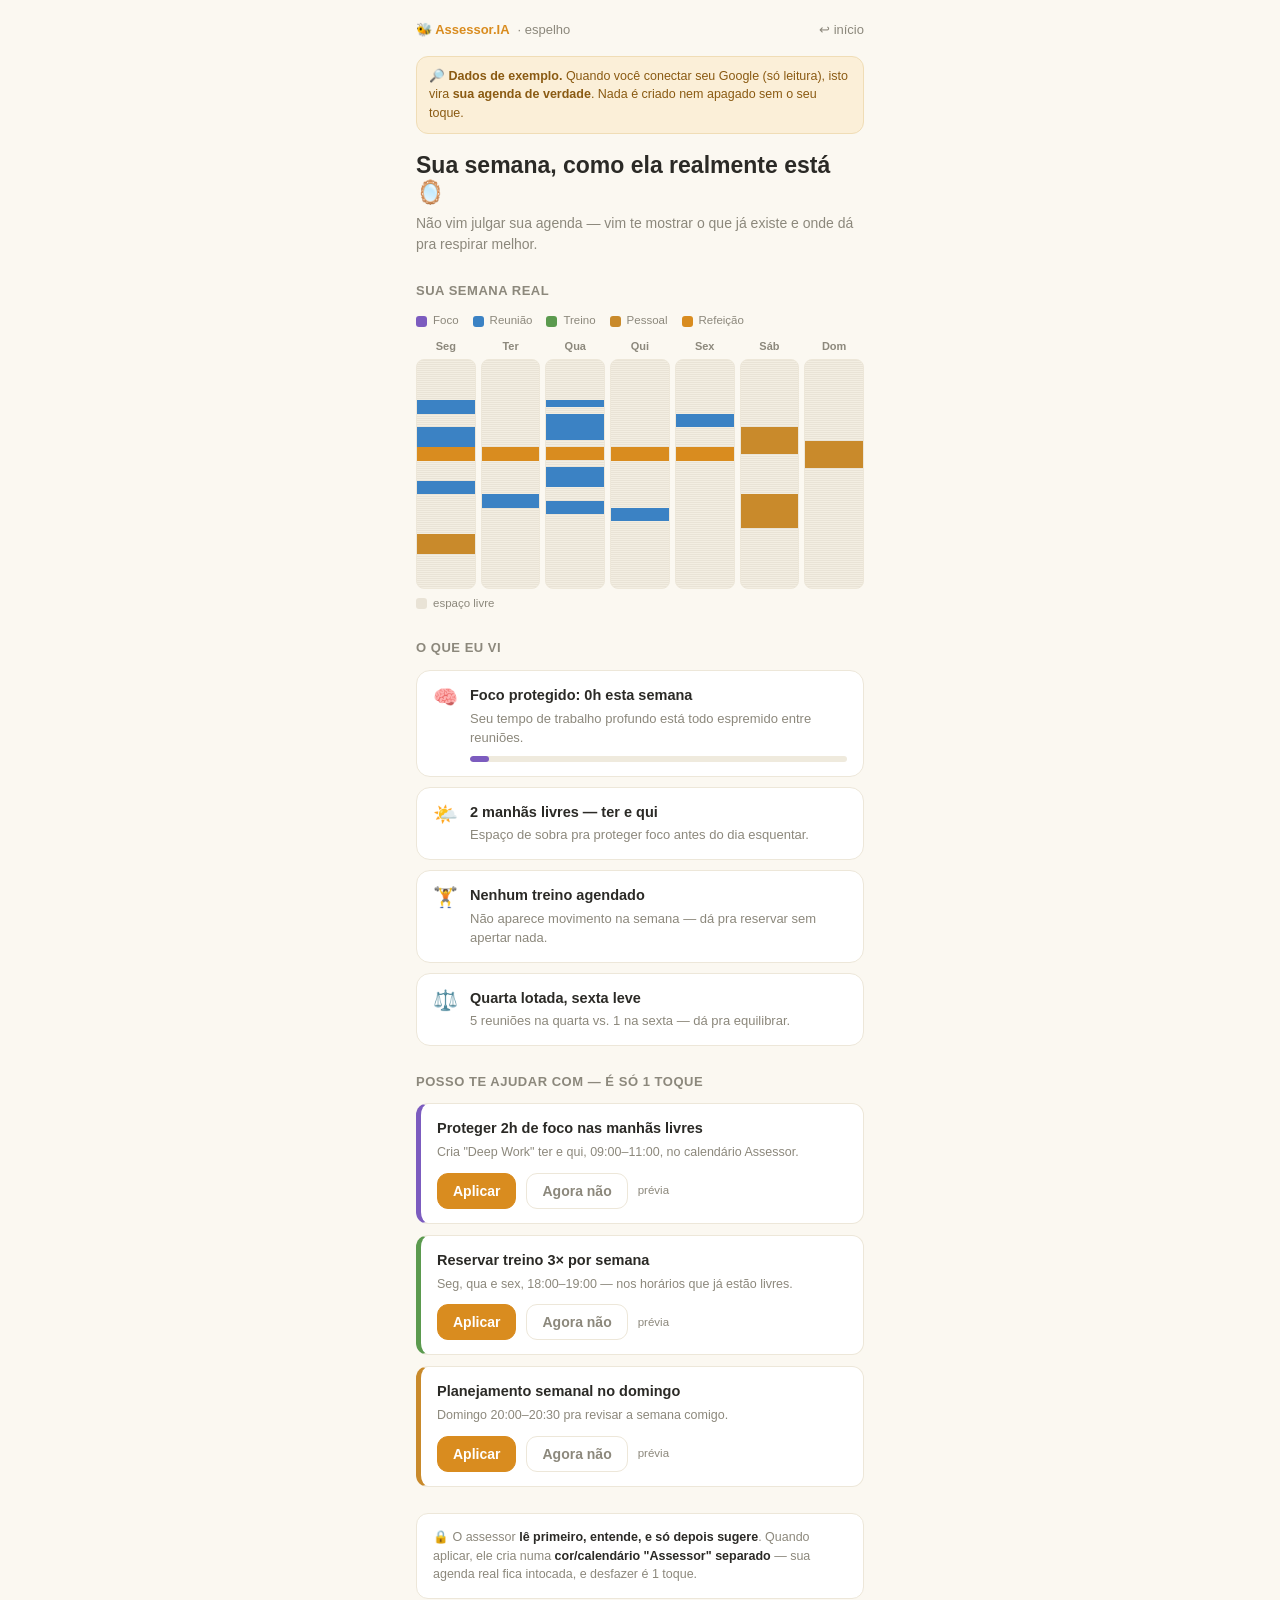
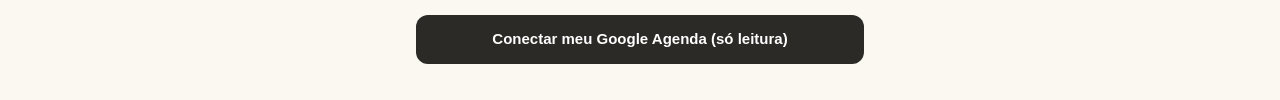
<file: espelho.html>
<!DOCTYPE html>
<html lang="pt-BR">
<head>
<meta charset="UTF-8">
<meta name="viewport" content="width=device-width, initial-scale=1.0">
<meta name="theme-color" content="#D98C1F">
<title>Assessor.IA — espelho da sua semana</title>
<style>
  :root{--bg:#FBF8F1;--card:#fff;--ink:#2B2A26;--muted:#8C887C;--line:#EDE7D9;--honey:#D98C1F;--honey-soft:#FBEFD8;--olive:#6B7A3F;--green:#3B7A57;--r:14px;
    --foco:#7C5CBF;--reuniao:#3B82C4;--treino:#5B9A4E;--pessoal:#C98A2B;--refeicao:#D98C1F;--vazio:#E9E3D6}
  *{box-sizing:border-box;margin:0;padding:0}
  body{font-family:-apple-system,BlinkMacSystemFont,"Segoe UI",Roboto,sans-serif;background:var(--bg);color:var(--ink);line-height:1.5;-webkit-font-smoothing:antialiased}
  .wrap{max-width:480px;margin:0 auto;min-height:100vh;padding:20px 16px 36px}
  .top{display:flex;align-items:center;gap:8px;font-size:13px;color:var(--muted);margin-bottom:16px}
  .top b{color:var(--honey);font-weight:700}
  .top a{margin-left:auto;color:var(--muted);text-decoration:none;font-size:13px}
  .banner{background:var(--honey-soft);border:1px solid #F0DDB6;color:#8a5a12;font-size:12.5px;border-radius:12px;padding:10px 12px;margin-bottom:18px}
  h1{font-size:23px;font-weight:700;line-height:1.2;margin-bottom:6px}
  .sub{font-size:14px;color:var(--muted);margin-bottom:20px}
  .sect-t{font-size:13px;font-weight:700;color:var(--muted);text-transform:uppercase;letter-spacing:.04em;margin:26px 0 12px}
  /* semana */
  .week{display:grid;grid-template-columns:repeat(7,1fr);gap:5px;margin-bottom:6px}
  .day{text-align:center}.day .dn{font-size:11px;color:var(--muted);margin-bottom:5px;font-weight:600}
  .col{height:230px;border-radius:8px;overflow:hidden;border:1px solid var(--line);display:flex;flex-direction:column;background:repeating-linear-gradient(var(--vazio),var(--vazio) 1px,#F3EEE2 1px,#F3EEE2 2px)}
  .seg{width:100%;position:relative}
  .legend{display:flex;flex-wrap:wrap;gap:10px 14px;margin:4px 0 8px}
  .lg{display:flex;align-items:center;gap:6px;font-size:11.5px;color:var(--muted)}
  .lg i{width:11px;height:11px;border-radius:3px;display:inline-block}
  /* diagnostico */
  .diag{background:var(--card);border:1.5px solid var(--line);border-radius:var(--r);padding:14px 16px;margin-bottom:10px;display:flex;gap:12px;align-items:flex-start}
  .diag .ic{font-size:20px;line-height:1.2}
  .diag .tt{font-size:14.5px;font-weight:600;margin-bottom:2px}
  .diag .ds{font-size:13px;color:var(--muted)}
  .diag .bar{height:6px;background:#EFEAdd;border-radius:99px;overflow:hidden;margin-top:8px}
  .diag .bar>i{display:block;height:100%;border-radius:99px}
  /* sugestoes */
  .sug{background:var(--card);border:1.5px solid var(--line);border-left-width:5px;border-radius:12px;padding:14px 16px;margin-bottom:11px}
  .sug .tt{font-size:14.5px;font-weight:600;margin-bottom:3px}
  .sug .ds{font-size:12.5px;color:var(--muted);margin-bottom:11px}
  .sug .act{display:flex;align-items:center;gap:10px}
  .btn{font-size:14px;font-weight:600;padding:9px 15px;border-radius:11px;border:1.5px solid var(--honey);background:var(--honey);color:#fff;cursor:pointer;transition:.15s}
  .btn:active{transform:scale(.97)}
  .btn.ghost{background:var(--card);color:var(--muted);border-color:var(--line)}
  .btn.done{background:#E7F2E3;border-color:#BfDcC0;color:var(--green);cursor:default}
  .prev{font-size:11.5px;color:var(--muted)}
  .foot{margin-top:26px;background:var(--card);border:1.5px solid var(--line);border-radius:12px;padding:14px 16px;font-size:12.5px;color:var(--muted)}
  .foot b{color:var(--ink)}
  .cta{display:block;text-align:center;text-decoration:none;background:var(--ink);color:#fff;font-weight:600;font-size:15px;padding:13px;border-radius:12px;margin-top:16px}
</style>
</head>
<body>
<div class="wrap">
  <div class="top"><b>🐝 Assessor.IA</b><span>· espelho</span><a href="index.html">↩ início</a></div>

  <div class="banner">🔎 <b>Dados de exemplo.</b> Quando você conectar seu Google (só leitura), isto vira <b>sua agenda de verdade</b>. Nada é criado nem apagado sem o seu toque.</div>

  <h1>Sua semana, como ela realmente está 🪞</h1>
  <p class="sub">Não vim julgar sua agenda — vim te mostrar o que já existe e onde dá pra respirar melhor.</p>

  <div class="sect-t">Sua semana real</div>
  <div class="legend" id="legend"></div>
  <div class="week" id="week"></div>
  <div class="legend"><span class="lg"><i style="background:var(--vazio)"></i> espaço livre</span></div>

  <div class="sect-t">O que eu vi</div>
  <div id="diag"></div>

  <div class="sect-t">Posso te ajudar com — é só 1 toque</div>
  <div id="sug"></div>

  <div class="foot">🔒 O assessor <b>lê primeiro, entende, e só depois sugere</b>. Quando aplicar, ele cria numa <b>cor/calendário "Assessor" separado</b> — sua agenda real fica intocada, e desfazer é 1 toque.</div>

  <a class="cta" href="#" onclick="alert('Na versão conectada, aqui você autoriza o acesso de leitura ao seu Google Agenda.');return false;">Conectar meu Google Agenda (só leitura)</a>
</div>

<script>
const CAT={
  foco:{lbl:'Foco',c:'var(--foco)'}, reuniao:{lbl:'Reunião',c:'var(--reuniao)'},
  treino:{lbl:'Treino',c:'var(--treino)'}, pessoal:{lbl:'Pessoal',c:'var(--pessoal)'},
  refeicao:{lbl:'Refeição',c:'var(--refeicao)'}
};
// agenda de EXEMPLO (o que "já existe" na conta) — dia: [ [cat,'HH:MM',dur_min], ... ]
const WK={
  Seg:[['reuniao','09:00',60],['reuniao','11:00',90],['refeicao','12:30',60],['reuniao','15:00',60],['pessoal','19:00',90]],
  Ter:[['refeicao','12:30',60],['reuniao','16:00',60]],                          // manhã livre
  Qua:[['reuniao','09:00',30],['reuniao','10:00',120],['refeicao','12:30',60],['reuniao','14:00',90],['reuniao','16:30',60]], // lotado
  Qui:[['refeicao','12:30',60],['reuniao','17:00',60]],                          // manhã livre
  Sex:[['reuniao','10:00',60],['refeicao','12:30',60]],                          // leve
  Sáb:[['pessoal','11:00',120],['pessoal','16:00',150]],
  Dom:[['pessoal','12:00',120]]
};
const DIAS=['Seg','Ter','Qua','Qui','Sex','Sáb','Dom'];
const DAY_START=6*60, DAY_END=23*60, SPAN=DAY_END-DAY_START; // 06:00–23:00
const toMin=s=>{const[h,m]=s.split(':').map(Number);return h*60+m;};

// legenda
document.getElementById('legend').innerHTML=Object.values(CAT).map(x=>`<span class="lg"><i style="background:${x.c}"></i> ${x.lbl}</span>`).join('');

// render semana (posiciona blocos por horário sobre um fundo "vazio")
const wk=document.getElementById('week');
DIAS.forEach(d=>{
  const evs=WK[d]||[];
  let segs='';
  evs.forEach(([cat,ini,dur])=>{
    const top=(toMin(ini)-DAY_START)/SPAN*100, h=dur/SPAN*100;
    segs+=`<div class="seg" style="height:${h.toFixed(1)}%;margin-top:${top>0&&!segs?top.toFixed(1)+'%':'0'};background:${CAT[cat].c}" title="${CAT[cat].lbl} ${ini}"></div>`;
  });
  // recomputa com posicionamento absoluto simples: usa flex + spacers
  let html='', cursor=DAY_START;
  evs.sort((a,b)=>toMin(a[1])-toMin(b[1])).forEach(([cat,ini,dur])=>{
    const gap=toMin(ini)-cursor; if(gap>0) html+=`<div class="seg" style="height:${(gap/SPAN*100).toFixed(1)}%"></div>`;
    html+=`<div class="seg" style="height:${(dur/SPAN*100).toFixed(1)}%;background:${CAT[cat].c}" title="${CAT[cat].lbl} ${ini}"></div>`;
    cursor=toMin(ini)+dur;
  });
  wk.insertAdjacentHTML('beforeend',`<div class="day"><div class="dn">${d}</div><div class="col">${html}</div></div>`);
});

// diagnóstico (espelho gentil)
const focoH=0; // exemplo: nenhum bloco de foco protegido
const diag=[
  {ic:'🧠',tt:'Foco protegido: 0h esta semana',ds:'Seu tempo de trabalho profundo está todo espremido entre reuniões.',bar:{v:5,c:'var(--foco)'}},
  {ic:'🌤️',tt:'2 manhãs livres — ter e qui',ds:'Espaço de sobra pra proteger foco antes do dia esquentar.'},
  {ic:'🏋️',tt:'Nenhum treino agendado',ds:'Não aparece movimento na semana — dá pra reservar sem apertar nada.'},
  {ic:'⚖️',tt:'Quarta lotada, sexta leve',ds:'5 reuniões na quarta vs. 1 na sexta — dá pra equilibrar.'}
];
document.getElementById('diag').innerHTML=diag.map(x=>`
  <div class="diag"><div class="ic">${x.ic}</div><div style="flex:1">
    <div class="tt">${x.tt}</div><div class="ds">${x.ds}</div>
    ${x.bar?`<div class="bar"><i style="width:${x.bar.v}%;background:${x.bar.c}"></i></div>`:''}
  </div></div>`).join('');

// sugestões de 1 toque (prévia, não escreve de verdade)
const sug=[
  {c:'var(--foco)',tt:'Proteger 2h de foco nas manhãs livres',ds:'Cria "Deep Work" ter e qui, 09:00–11:00, no calendário Assessor.'},
  {c:'var(--treino)',tt:'Reservar treino 3× por semana',ds:'Seg, qua e sex, 18:00–19:00 — nos horários que já estão livres.'},
  {c:'var(--pessoal)',tt:'Planejamento semanal no domingo',ds:'Domingo 20:00–20:30 pra revisar a semana comigo.'}
];
document.getElementById('sug').innerHTML=sug.map((x,i)=>`
  <div class="sug" style="border-left-color:${x.c}">
    <div class="tt">${x.tt}</div><div class="ds">${x.ds}</div>
    <div class="act">
      <button class="btn" onclick="apply(${i})" id="b${i}">Aplicar</button>
      <button class="btn ghost" onclick="this.closest('.sug').style.opacity=.4">Agora não</button>
      <span class="prev">prévia</span>
    </div>
  </div>`).join('');
function apply(i){const b=document.getElementById('b'+i);b.textContent='✓ Seria criado';b.className='btn done';
  b.parentNode.querySelector('.prev').textContent='(conecte o Google pra valer)';}
</script>
</body>
</html>
</file>
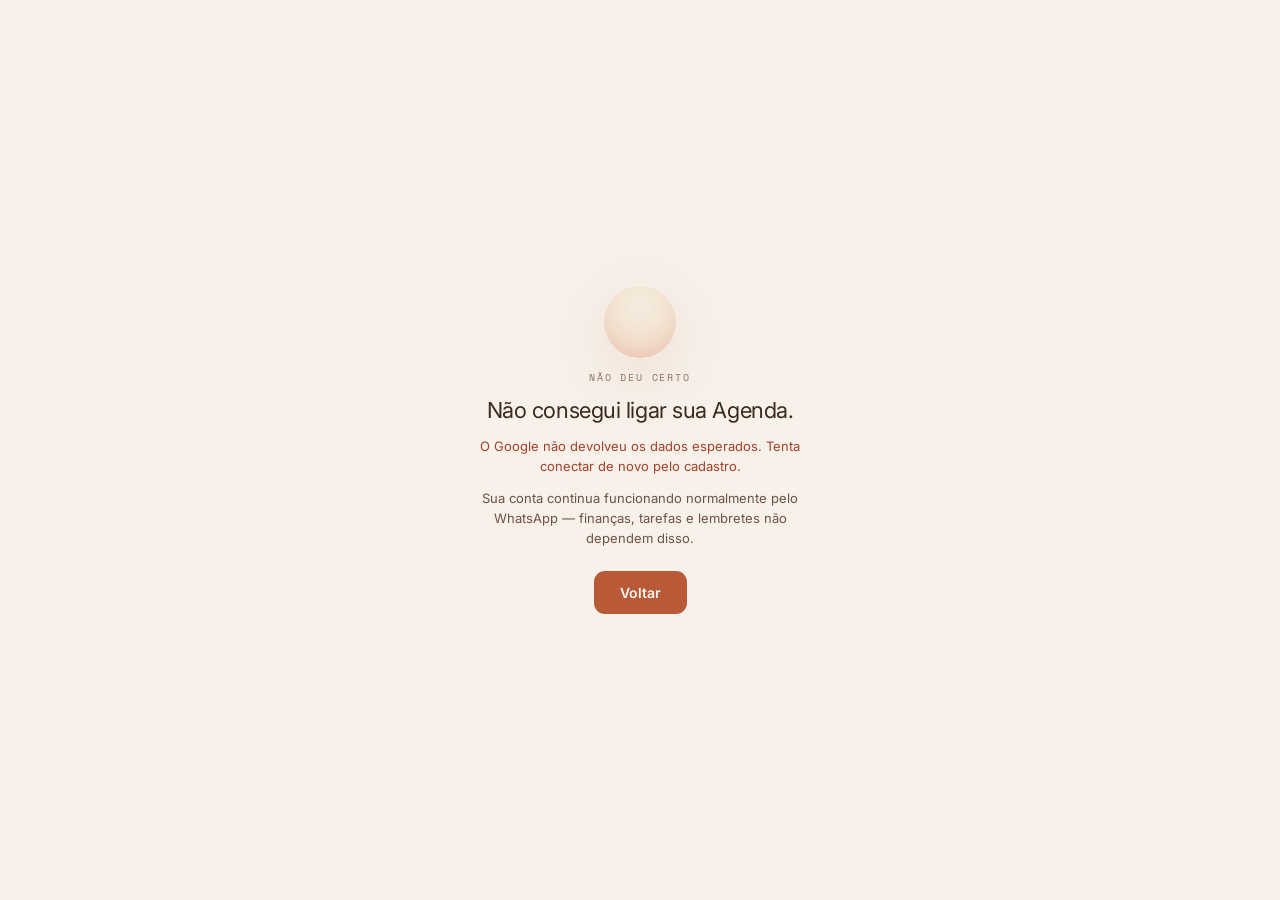
<file: google-conectado.html>
<!DOCTYPE html>
<html lang="pt-BR">
<head>
<meta charset="UTF-8">
<meta name="viewport" content="width=device-width, initial-scale=1.0">
<title>Assessor.IA — Agenda conectada</title>
<meta name="theme-color" content="#F7F1EA" media="(prefers-color-scheme: light)">
<meta name="theme-color" content="#221913" media="(prefers-color-scheme: dark)">
<link rel="preconnect" href="https://fonts.googleapis.com">
<link rel="preconnect" href="https://fonts.gstatic.com" crossorigin>
<link href="https://fonts.googleapis.com/css2?family=Inter:wght@400;500;600;700&family=Space+Mono:wght@400;700&display=swap" rel="stylesheet">
<link rel="stylesheet" href="paleta-sereno.css">
<style>
  /* Esta página é o ENDEREÇO DE RETORNO do Google, e mora aqui no GitHub
     Pages de propósito -- não no n8n. Dois motivos:
     1. O ngrok gratuito mostra uma tela de aviso quando o NAVEGADOR entra
        direto no túnel. Dá pra pular com um cabeçalho, mas numa navegação
        vinda do Google não dá pra mandar cabeçalho. Aqui a gente chama o
        n8n por fetch, com o cabeçalho, e a tela de aviso nunca aparece.
     2. Este endereço NUNCA muda. Então o que fica registrado no Google
        Console é fixo pra sempre -- trocar de túnel deixa de exigir mexer
        lá, que era o passo mais chato e mais fácil de esquecer. */
  *{box-sizing:border-box;margin:0;padding:0}
  body{font-family:"Inter",-apple-system,system-ui,sans-serif;background:var(--bg);color:var(--ink);
    min-height:100vh;display:flex;align-items:center;justify-content:center;padding:24px;
    -webkit-font-smoothing:antialiased}
  .card{max-width:340px;width:100%;display:flex;flex-direction:column;align-items:center;gap:12px;text-align:center}
  /* O sol agora vem da paleta (.sol), compartilhado com login e cadastro --
     antes esta pagina tinha a propria bolinha, parecida por coincidencia e
     nao por construcao: usava areia/terracota em vez dos tokens do nucleo. */
  .eyebrow{font-family:"Space Mono",ui-monospace,monospace;font-size:10px;letter-spacing:.18em;
    text-transform:uppercase;color:var(--ink-faint)}
  h1{font-size:22px;font-weight:400;letter-spacing:-.02em;line-height:1.2}
  p.sub{color:var(--ink-soft);font-size:13px;line-height:1.55}
  .howto{background:var(--acento-soft);border-radius:10px;padding:14px;margin-top:6px;text-align:left;width:100%}
  .howto b{font-size:12.5px;display:block;margin-bottom:2px}
  .ex{font-family:"Space Mono",ui-monospace,monospace;font-size:11.5px;background:var(--panel);
    border:1px solid var(--line);border-radius:8px;padding:9px 11px;margin-top:8px}
  .ex i{display:block;font-family:"Inter",sans-serif;font-style:normal;font-size:11px;color:var(--ink-soft);margin-top:4px}
  a.btn{margin-top:10px;display:inline-block;text-decoration:none;background:var(--acento-fw);
    color:#FBF6F0;font-weight:600;font-size:14px;padding:13px 26px;border-radius:11px}
  .erro{color:var(--alerta);font-size:13px;line-height:1.55}
  @media (prefers-reduced-motion: reduce){ .sol.pulsando{animation:none} }
</style>
</head>
<body>
<div class="card" id="card">
  <div class="sol sol-p pulsando" style="margin:0 auto"></div>
  <div class="eyebrow">Conectando</div>
  <h1>Ligando sua Agenda…</h1>
  <p class="sub">Só um instante.</p>
</div>

<script>
const $ = id => document.getElementById(id);
const q = new URLSearchParams(location.search);

const EXEMPLOS = `
  <div class="howto">
    <b>Manda mensagem no WhatsApp, do seu jeito:</b>
    <div class="ex">almoço 30<i>→ lança o gasto na categoria certa</i></div>
    <div class="ex">reunião com a Ana amanhã 15h<i>→ entra na sua Agenda do Google</i></div>
    <div class="ex">lembrar de pagar o aluguel dia 5<i>→ vira tarefa com prazo</i></div>
    <p class="sub" style="margin-top:10px;font-size:12px">Pode mandar áudio também — ele entende.</p>
  </div>`;

function sucesso(){
  $('card').innerHTML = `<div class="sol sol-p" style="margin:0 auto"></div>
    <div class="eyebrow">Agenda conectada</div>
    <h1>Pronto! Agora é só falar.</h1>
    ${EXEMPLOS}
    <a class="btn" href="./">Abrir o Assessor.IA</a>`;
}
function falha(msg){
  $('card').innerHTML = `<div class="sol sol-p" style="margin:0 auto;opacity:.35"></div>
    <div class="eyebrow">Não deu certo</div>
    <h1>Não consegui ligar sua Agenda.</h1>
    <p class="erro">${msg}</p>
    <p class="sub">Sua conta continua funcionando normalmente pelo WhatsApp — finanças, tarefas e lembretes não dependem disso.</p>
    <a class="btn" href="./">Voltar</a>`;
}

(async function(){
  if (q.get('error')) {
    /* Não assumir que a pessoa cancelou. O Google devolve access_denied
       também quando a conta não está na lista de testadores do app -- que é
       o caso mais comum antes do app ser verificado. Dizer "você cancelou"
       nesse caso joga a culpa em quem não fez nada errado. */
    const cod = q.get('error');
    const desc = (q.get('error_description') || '').split('+').join(' ');
    const motivo = cod === 'access_denied'
      ? 'O Google não liberou o acesso. Se você não cancelou na tela dele, é porque sua conta ainda não está autorizada a testar o Assessor — me avisa que eu libero.'
      : 'O Google recusou a autorização.';
    falha(motivo + (desc ? '<br><small style="opacity:.7">' + desc + '</small>' : '<br><small style="opacity:.7">' + cod + '</small>'));
    return;
  }
  const code = q.get('code'), state = q.get('state');
  if (!code || !state) { falha('O Google não devolveu os dados esperados. Tenta conectar de novo pelo cadastro.'); return; }

  let webhook = '';
  try {
    const c = await (await fetch('config.json', {cache:'no-store'})).json();
    webhook = c.googleOAuthWebhook || '';
  } catch(e) {}
  if (!webhook) { falha('Configuração indisponível no momento. Tenta de novo em instantes.'); return; }

  try {
    // O cabeçalho abaixo é o que faz o ngrok NÃO mostrar a tela de aviso dele.
    const r = await fetch(webhook + '?code=' + encodeURIComponent(code) + '&state=' + encodeURIComponent(state), {
      headers: { 'ngrok-skip-browser-warning': '1' }
    });
    /* CUIDADO: `r.ok` NÃO basta. Quando o fluxo do n8n quebra no meio (código
       expirado, secret errado, chave de criptografia errada), ele ainda
       responde 200 -- só que com o corpo VAZIO, porque nunca chegou no nó
       "Responder". Checar só o status faria esta tela dizer "conectado!"
       para quem não conectou nada -- mentira pior que erro, porque a pessoa
       só descobriria quando a agenda não funcionasse. Corpo cheio = passou
       pelo nó Responder = conectou de verdade. */
    const corpo = (await r.text()).trim();
    if (!r.ok || !corpo) throw new Error('fluxo nao concluiu');
    sucesso();
  } catch(e) {
    falha('O Assessor não respondeu agora. Se o problema continuar, tenta conectar de novo mais tarde.');
  }
})();
</script>
</body>
</html>
</file>
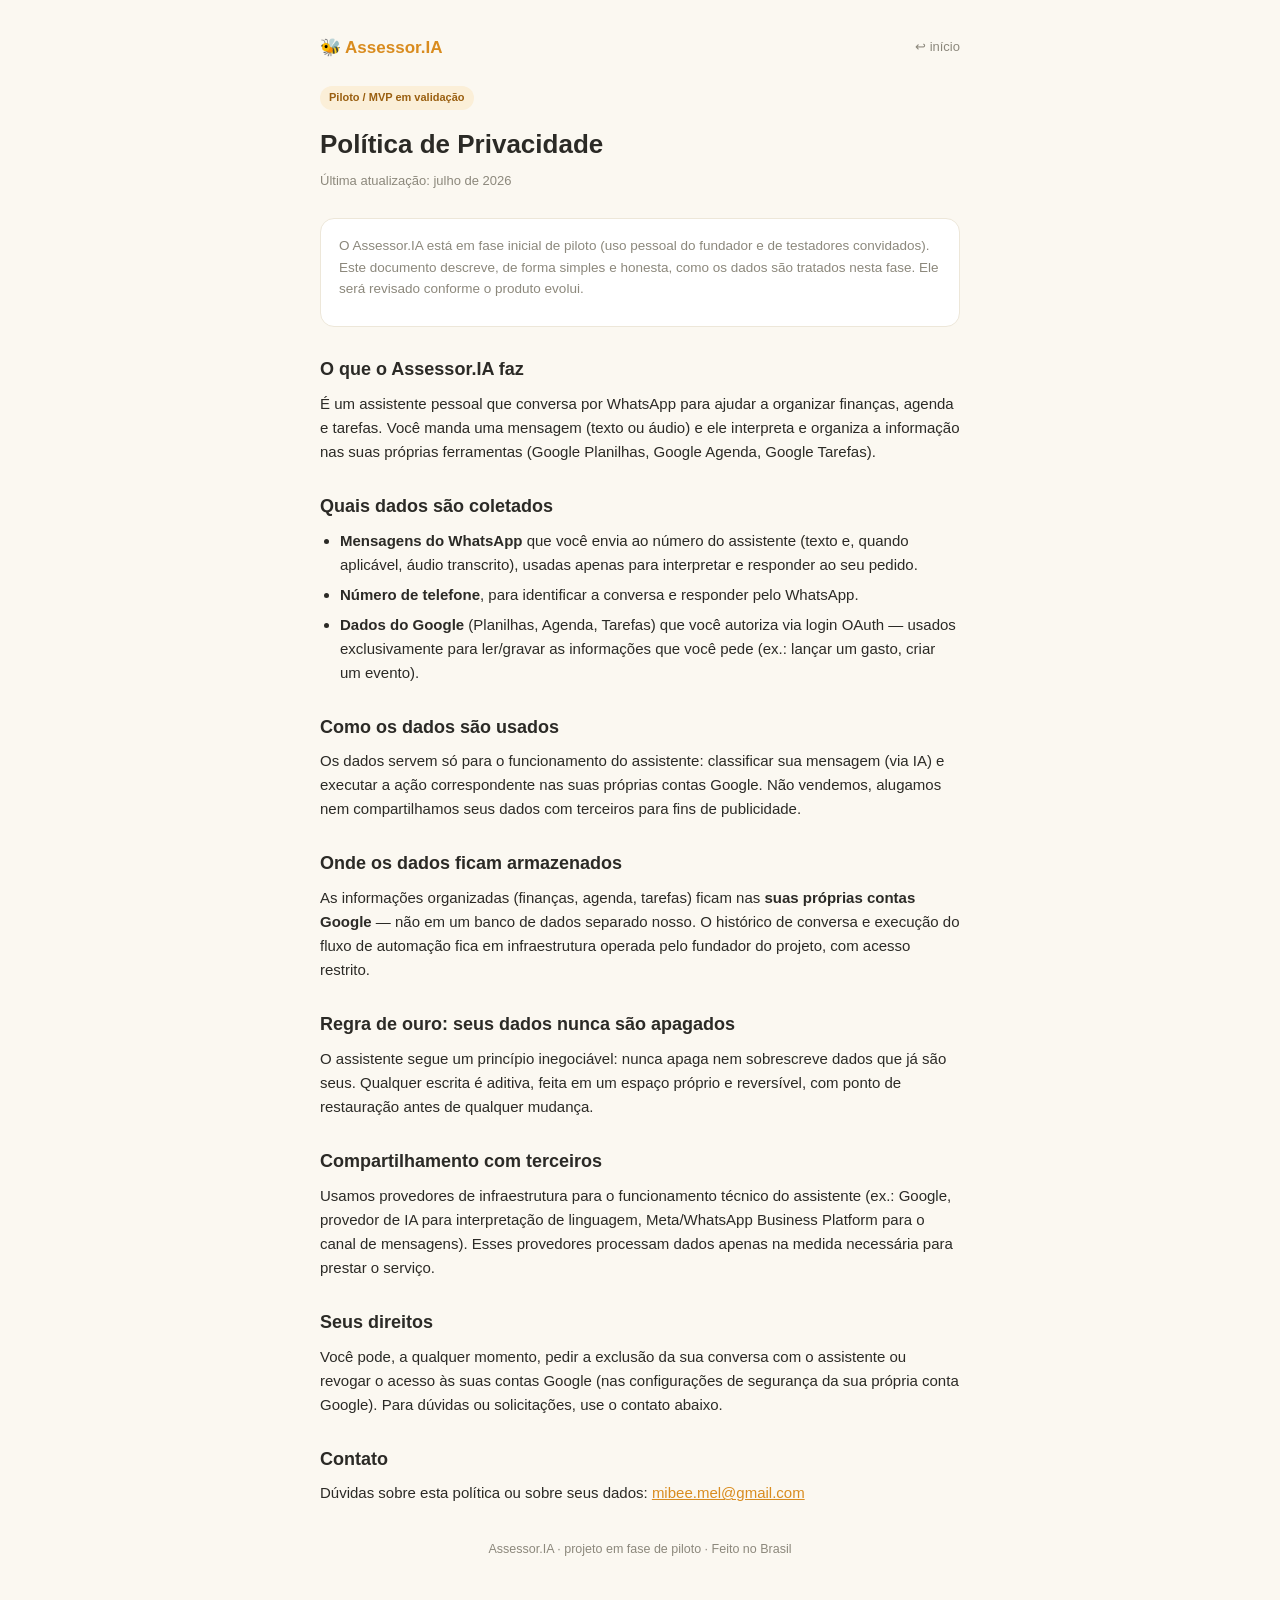
<file: privacidade.html>
<!DOCTYPE html>
<html lang="pt-BR">
<head>
<meta charset="UTF-8">
<meta name="viewport" content="width=device-width, initial-scale=1.0">
<meta name="theme-color" content="#D98C1F">
<title>Assessor.IA — Política de Privacidade</title>
<style>
  :root{--bg:#FBF8F1;--card:#fff;--ink:#2B2A26;--muted:#8C887C;--line:#EDE7D9;--honey:#D98C1F;--honey-soft:#FBEFD8;--r:14px}
  *{box-sizing:border-box;margin:0;padding:0}
  body{font-family:-apple-system,BlinkMacSystemFont,"Segoe UI",Roboto,sans-serif;background:var(--bg);color:var(--ink);line-height:1.6;-webkit-font-smoothing:antialiased}
  .wrap{max-width:680px;margin:0 auto;padding:34px 20px 50px}
  .brand{display:flex;align-items:center;gap:9px;font-size:15px;color:var(--muted);margin-bottom:22px}
  .brand b{color:var(--honey);font-weight:700;font-size:17px}
  .brand a{margin-left:auto;color:var(--muted);text-decoration:none;font-size:13px}
  .pill{display:inline-block;background:var(--honey-soft);color:#9a5f10;font-size:11px;font-weight:600;padding:3px 9px;border-radius:99px;margin-bottom:14px}
  h1{font-size:26px;font-weight:700;margin-bottom:6px}
  .updated{font-size:13px;color:var(--muted);margin-bottom:26px}
  h2{font-size:18px;font-weight:700;margin:28px 0 8px}
  p,li{font-size:15px;color:var(--ink)}
  p{margin-bottom:10px}
  ul{padding-left:20px;margin-bottom:10px}
  li{margin-bottom:6px}
  .card{background:var(--card);border:1.5px solid var(--line);border-radius:var(--r);padding:16px 18px;margin:16px 0}
  .muted{color:var(--muted);font-size:13.5px}
  a{color:var(--honey)}
  .foot{margin-top:34px;font-size:12.5px;color:var(--muted);text-align:center}
</style>
</head>
<body>
<div class="wrap">
  <div class="brand"><b>🐝 Assessor.IA</b><a href="index.html">↩ início</a></div>
  <span class="pill">Piloto / MVP em validação</span>
  <h1>Política de Privacidade</h1>
  <p class="updated">Última atualização: julho de 2026</p>

  <div class="card">
    <p class="muted">O Assessor.IA está em fase inicial de piloto (uso pessoal do fundador e de testadores convidados). Este documento descreve, de forma simples e honesta, como os dados são tratados nesta fase. Ele será revisado conforme o produto evolui.</p>
  </div>

  <h2>O que o Assessor.IA faz</h2>
  <p>É um assistente pessoal que conversa por WhatsApp para ajudar a organizar finanças, agenda e tarefas. Você manda uma mensagem (texto ou áudio) e ele interpreta e organiza a informação nas suas próprias ferramentas (Google Planilhas, Google Agenda, Google Tarefas).</p>

  <h2>Quais dados são coletados</h2>
  <ul>
    <li><b>Mensagens do WhatsApp</b> que você envia ao número do assistente (texto e, quando aplicável, áudio transcrito), usadas apenas para interpretar e responder ao seu pedido.</li>
    <li><b>Número de telefone</b>, para identificar a conversa e responder pelo WhatsApp.</li>
    <li><b>Dados do Google</b> (Planilhas, Agenda, Tarefas) que você autoriza via login OAuth — usados exclusivamente para ler/gravar as informações que você pede (ex.: lançar um gasto, criar um evento).</li>
  </ul>

  <h2>Como os dados são usados</h2>
  <p>Os dados servem só para o funcionamento do assistente: classificar sua mensagem (via IA) e executar a ação correspondente nas suas próprias contas Google. Não vendemos, alugamos nem compartilhamos seus dados com terceiros para fins de publicidade.</p>

  <h2>Onde os dados ficam armazenados</h2>
  <p>As informações organizadas (finanças, agenda, tarefas) ficam nas <b>suas próprias contas Google</b> — não em um banco de dados separado nosso. O histórico de conversa e execução do fluxo de automação fica em infraestrutura operada pelo fundador do projeto, com acesso restrito.</p>

  <h2>Regra de ouro: seus dados nunca são apagados</h2>
  <p>O assistente segue um princípio inegociável: nunca apaga nem sobrescreve dados que já são seus. Qualquer escrita é aditiva, feita em um espaço próprio e reversível, com ponto de restauração antes de qualquer mudança.</p>

  <h2>Compartilhamento com terceiros</h2>
  <p>Usamos provedores de infraestrutura para o funcionamento técnico do assistente (ex.: Google, provedor de IA para interpretação de linguagem, Meta/WhatsApp Business Platform para o canal de mensagens). Esses provedores processam dados apenas na medida necessária para prestar o serviço.</p>

  <h2>Seus direitos</h2>
  <p>Você pode, a qualquer momento, pedir a exclusão da sua conversa com o assistente ou revogar o acesso às suas contas Google (nas configurações de segurança da sua própria conta Google). Para dúvidas ou solicitações, use o contato abaixo.</p>

  <h2>Contato</h2>
  <p>Dúvidas sobre esta política ou sobre seus dados: <a href="mailto:mibee.mel@gmail.com">mibee.mel@gmail.com</a></p>

  <div class="foot">Assessor.IA · projeto em fase de piloto · Feito no Brasil</div>
</div>
</body>
</html>
</file>
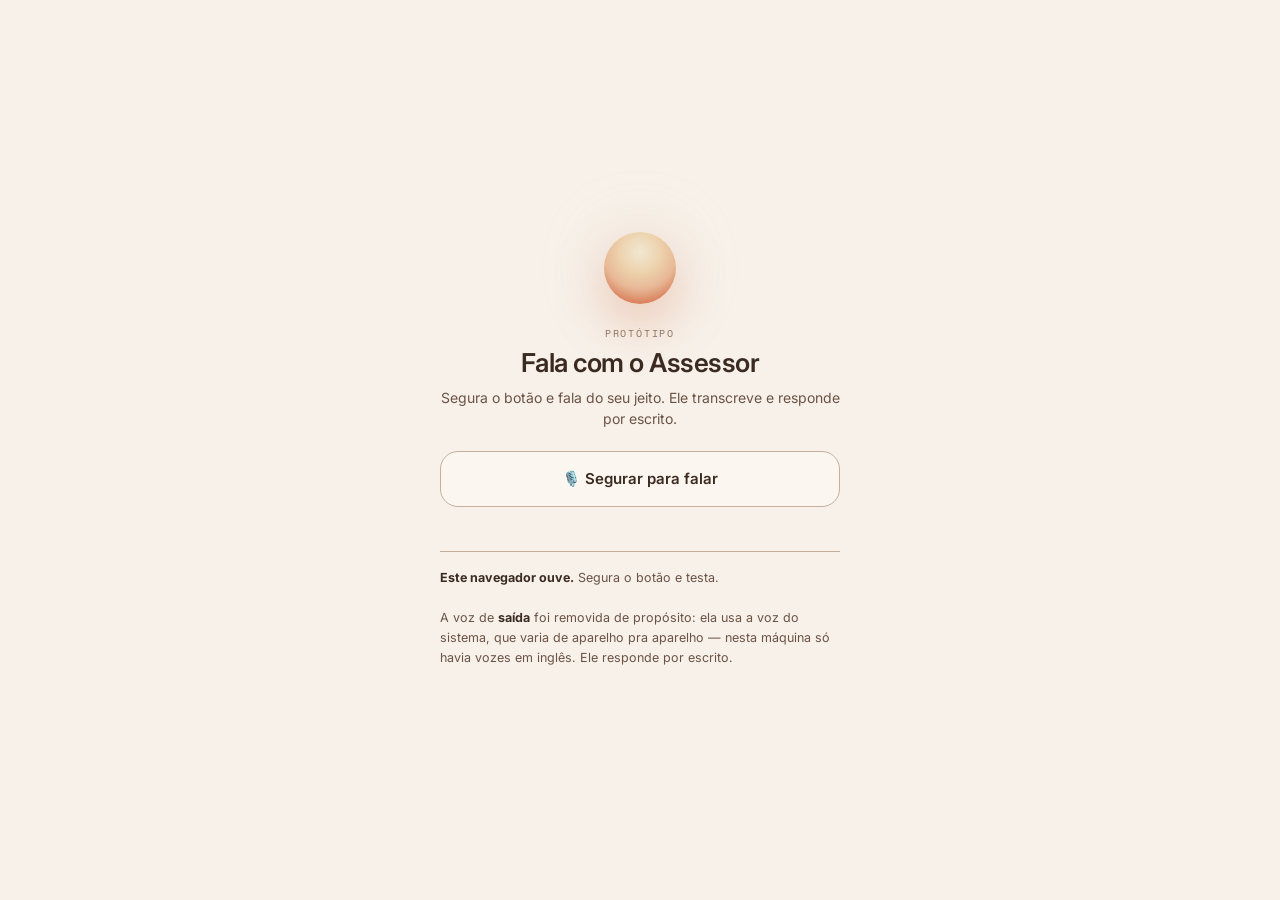
<file: prototipo-voz.html>
<!DOCTYPE html>
<html lang="pt-BR">
<head>
<meta charset="UTF-8">
<meta name="viewport" content="width=device-width, initial-scale=1.0">
<meta name="theme-color" content="#221913">
<link rel="preconnect" href="https://fonts.googleapis.com">
<link rel="preconnect" href="https://fonts.gstatic.com" crossorigin>
<link href="https://fonts.googleapis.com/css2?family=Inter:wght@400;500;600;700&family=Space+Mono:wght@400&display=swap" rel="stylesheet">
<link rel="stylesheet" href="paleta-sereno.css">
<title>Protótipo · falar com o Assessor</title>
<style>
  /* PROTÓTIPO — não está ligado a nada do app.
     A voz de SAÍDA foi removida: ela usava a voz do sistema operacional, que é
     loteria (nesta máquina só havia vozes em inglês, então o português saía com
     sotaque americano). Num produto que vende calor humano, voz robótica com
     sotaque errado é pior que nenhuma voz.
     A ENTRADA por voz ficou: ela usa outra tecnologia, funciona bem, e é o que
     de fato tira atrito — falar é mais rápido que digitar. */
  :root{--card:var(--panel);--muted:var(--ink-soft);--r:18px}
  *{box-sizing:border-box;margin:0;padding:0}
  body{font-family:"Inter",system-ui,sans-serif;background:var(--bg);color:var(--ink);
       line-height:1.5;-webkit-font-smoothing:antialiased}
  .tela{min-height:100dvh;display:flex;flex-direction:column;align-items:center;justify-content:center;
        padding:30px 20px;text-align:center}
  .caixa{width:100%;max-width:400px}

  /* O sol vem da paleta (.sol) — mesma definição do login e do "conectando". */
  .sol{margin:0 auto 22px;transition:transform .35s ease, box-shadow .35s ease}
  .sol.ouvindo{animation:sol-ouve 1.1s ease-in-out infinite}
  @keyframes sol-ouve{
    0%,100%{box-shadow:0 20px 50px color-mix(in srgb,var(--nucleo-baixo) 34%,transparent),
                       0 0 0 0 color-mix(in srgb,var(--nucleo-alto) 45%,transparent)}
    70%    {box-shadow:0 20px 50px color-mix(in srgb,var(--nucleo-baixo) 34%,transparent),
                       0 0 0 26px transparent}}
  @media (prefers-reduced-motion: reduce){ .sol.ouvindo{animation:none} }

  .eyebrow{font-family:"Space Mono",monospace;font-size:10px;letter-spacing:.18em;
           text-transform:uppercase;color:var(--ink-faint);margin-bottom:6px}
  h1{font-size:26px;font-weight:600;letter-spacing:-.02em;line-height:1.2;margin-bottom:8px}
  .sub{color:var(--muted);font-size:14px;margin-bottom:22px;min-height:42px}

  button{font-family:inherit;font-size:15px;font-weight:600;border-radius:var(--r);
         min-height:56px;width:100%;cursor:pointer;transition:.15s;border:1.5px solid var(--line);
         background:var(--card);color:var(--ink);user-select:none;-webkit-user-select:none}
  button:hover{border-color:var(--acento)}
  button:active{transform:scale(.99)}
  button.gravando{background:var(--alerta);color:#fff;border-color:transparent}

  .conversa{margin-top:22px;text-align:left;display:flex;flex-direction:column;gap:8px}
  .bolha{padding:11px 14px;border-radius:14px;font-size:14px;max-width:88%}
  .bolha.eu{background:var(--acento-soft);align-self:flex-end}
  .bolha.ela{background:var(--card);border:1px solid var(--line);align-self:flex-start}
  .bolha .quem{display:block;font-size:10.5px;color:var(--muted);margin-bottom:3px}

  .aviso{margin-top:22px;font-size:12.5px;color:var(--muted);line-height:1.6;
         border-top:1px solid var(--line);padding-top:16px;text-align:left}
  .aviso b{color:var(--ink)}
</style>
</head>
<body>
<main class="tela">
  <div class="caixa">
    <div class="sol sol-p" id="sol"></div>
    <div class="eyebrow">Protótipo</div>
    <h1>Fala com o Assessor</h1>
    <p class="sub" id="sub">Segura o botão e fala do seu jeito. Ele transcreve e responde por escrito.</p>

    <button id="btnFalar">🎙️ Segurar para falar</button>

    <div class="conversa" id="conversa"></div>
    <div class="aviso" id="aviso"></div>
  </div>
</main>

<script>
const $ = id => document.getElementById(id);
const sol = $('sol');
const Rec = window.SpeechRecognition || window.webkitSpeechRecognition;
let rec = null, ouvindo = false;

function bolha(quem, texto, classe) {
  const d = document.createElement('div');
  d.className = 'bolha ' + classe;
  d.innerHTML = '<span class="quem">' + quem + '</span>' + texto;
  $('conversa').appendChild(d);
  d.scrollIntoView({ behavior: 'smooth', block: 'nearest' });
}

/* Resposta local, só para sentir o ritmo. No app de verdade este texto vai
   para o MESMO fluxo do n8n que já entende suas mensagens do WhatsApp — o
   cérebro existe, não se constrói outro. */
function responder(texto) {
  const t = texto.toLowerCase();
  let r;
  if (/gast|paguei|comprei|almoç|mercado|\d+\s*(reais|conto)/.test(t)) r = 'Anotei o gasto e já categorizei. Quer ver o resumo do mês?';
  else if (/reuni|amanhã|hoje|segunda|terça|quarta|quinta|sexta|\d+h/.test(t)) r = 'Coloquei na sua agenda. Te aviso trinta minutos antes.';
  else if (/lembr|pagar|vencimento|dia \d+/.test(t)) r = 'Virou tarefa com prazo. Não deixo passar.';
  else if (/saldo|quanto|resumo|extrato/.test(t)) r = 'Neste mês você gastou menos que no anterior. Quer o detalhe por categoria?';
  else r = 'Entendi. No app de verdade isso vai para o mesmo cérebro que já responde no seu WhatsApp.';
  bolha('Assessor', r, 'ela');
}

function pararDeOuvir() {
  ouvindo = false;
  sol.classList.remove('ouvindo');
  $('btnFalar').classList.remove('gravando');
  $('btnFalar').textContent = '🎙️ Segurar para falar';
  if (rec) { try { rec.stop(); } catch (e) {} }
}

function comecarAOuvir() {
  if (!Rec) return;
  rec = new Rec();
  rec.lang = 'pt-BR';
  rec.interimResults = true;   // mostra a transcrição enquanto fala
  rec.continuous = false;
  let ultimo = '';
  rec.onresult = ev => {
    ultimo = [...ev.results].map(r => r[0].transcript).join('');
    $('sub').textContent = '“' + ultimo + '”';
  };
  rec.onerror = ev => {
    pararDeOuvir();
    $('sub').textContent = ev.error === 'not-allowed'
      ? 'Você precisa permitir o microfone para testar.'
      : 'Não consegui ouvir agora (' + ev.error + ').';
  };
  rec.onend = () => {
    pararDeOuvir();
    if (ultimo.trim()) {
      bolha('Você', ultimo, 'eu');
      $('sub').textContent = 'Segura o botão e fala do seu jeito.';
      responder(ultimo);
    }
  };
  ouvindo = true;
  sol.classList.add('ouvindo');
  $('btnFalar').classList.add('gravando');
  $('btnFalar').textContent = '● Ouvindo… solta pra enviar';
  $('sub').textContent = 'Pode falar.';
  rec.start();
}

const b = $('btnFalar');
['mousedown', 'touchstart'].forEach(ev => b.addEventListener(ev, e => { e.preventDefault(); if (!ouvindo) comecarAOuvir(); }));
['mouseup', 'mouseleave', 'touchend'].forEach(ev => b.addEventListener(ev, () => { if (ouvindo) pararDeOuvir(); }));

(function diagnostico() {
  const linhas = [];
  if (Rec) {
    linhas.push('<b>Este navegador ouve.</b> Segura o botão e testa.');
  } else {
    linhas.push('<b>Este navegador não tem reconhecimento de voz.</b> Funciona em Chrome, Edge e Safari 14.5+ (iPhone incluído); no Firefox, não.');
    b.disabled = true;
  }
  linhas.push('<br>A voz de <b>saída</b> foi removida de propósito: ela usa a voz do sistema, que varia de aparelho pra aparelho — nesta máquina só havia vozes em inglês. Ele responde por escrito.');
  $('aviso').innerHTML = linhas.join('<br>');
})();
</script>
</body>
</html>
</file>
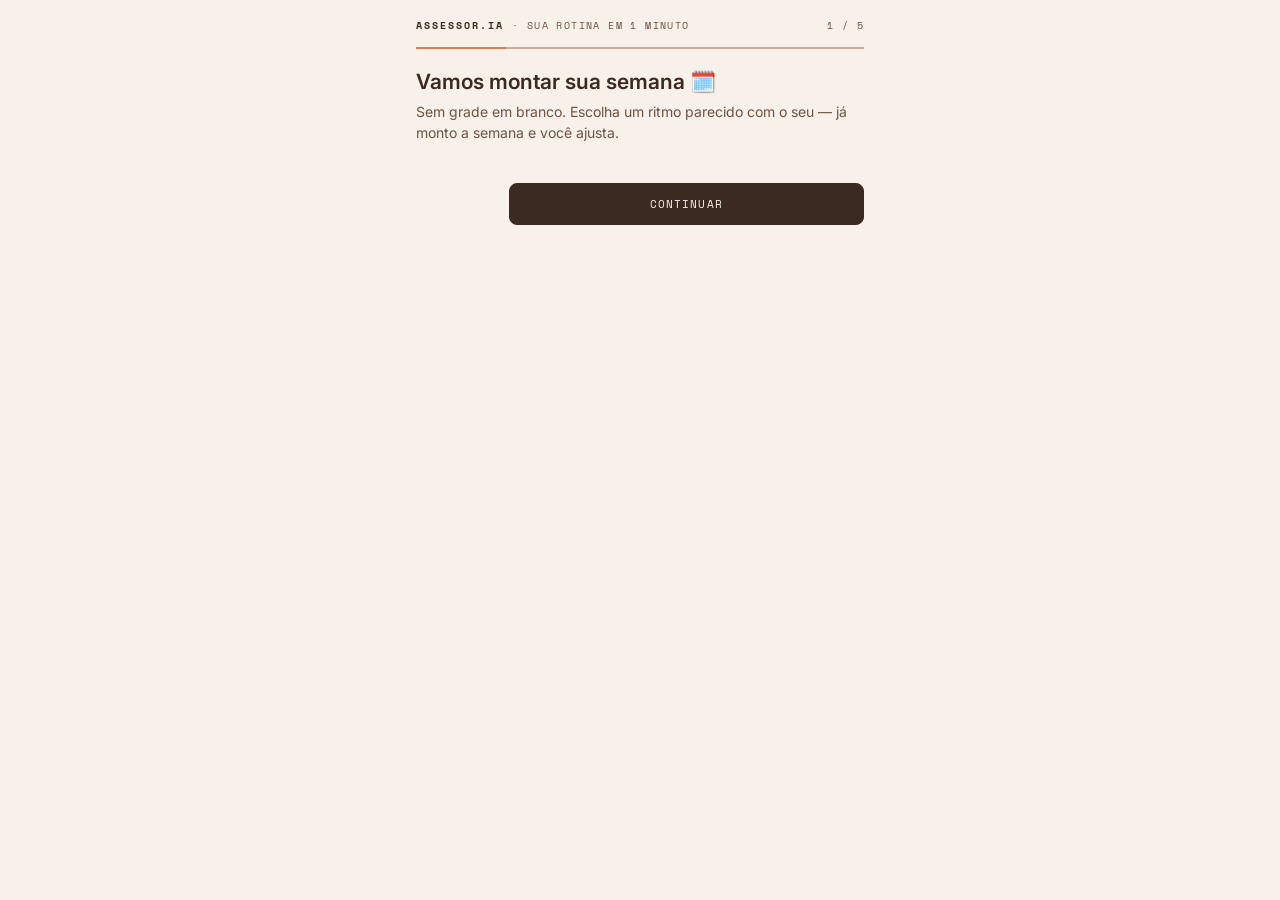
<file: rotina-app.html>
<!DOCTYPE html>
<html lang="pt-BR">
<head>
<meta charset="UTF-8">
<meta name="viewport" content="width=device-width, initial-scale=1.0">
<title>Assessor.IA — montar minha rotina</title>
<link rel="preconnect" href="https://fonts.googleapis.com" />
<link rel="preconnect" href="https://fonts.gstatic.com" crossorigin />
<link href="https://fonts.googleapis.com/css2?family=Inter:wght@400;500;600;700&family=Space+Mono:wght@400;700&display=swap" rel="stylesheet" />
<meta name="theme-color" content="#F7F1EA" media="(prefers-color-scheme: light)" />
<meta name="theme-color" content="#221913" media="(prefers-color-scheme: dark)" />
<link rel="stylesheet" href="paleta-sereno.css" />
<style>
  /* As cores vêm de paleta-sereno.css — fonte única do produto inteiro
     (site, mini-apps e painel). Aqui só traduzimos para os nomes que
     este arquivo já usava, então a troca de identidade não encosta em
     nenhuma regra de layout. Os três estados de tema (claro, escuro
     explícito e escuro do sistema) também vivem lá. */
  :root{--card:var(--panel);--muted:var(--ink-soft);--honey:var(--acento);--honey-soft:var(--acento-soft);--olive:var(--ink);--green:var(--bom);--sans:"Inter",-apple-system,system-ui,sans-serif;--mono:"Space Mono",ui-monospace,monospace;--r:10px}
  *{box-sizing:border-box;margin:0;padding:0}
  body{font-family:var(--sans);background:var(--bg);color:var(--ink);line-height:1.5;-webkit-font-smoothing:antialiased;transition:background-color .4s ease,color .4s ease}
  .wrap{max-width:480px;margin:0 auto;min-height:100vh;padding:18px 16px 28px}
  .top{display:flex;align-items:baseline;gap:8px;font-family:var(--mono);font-size:10px;letter-spacing:.14em;text-transform:uppercase;color:var(--muted);margin-bottom:14px}
  .top b{color:var(--ink);font-weight:700;letter-spacing:.2em}
  .bar{height:2px;background:var(--line);overflow:hidden;margin:0 0 20px}
  .bar>i{display:block;height:100%;width:20%;background:var(--honey);transition:width .35s}
  .step{display:none;animation:in .25s ease}.step.on{display:block}
  @keyframes in{from{opacity:0;transform:translateY(8px)}to{opacity:1;transform:none}}
  h2{font-size:21px;font-weight:600;line-height:1.25;margin-bottom:6px}
  .sub{font-size:14px;color:var(--muted);margin-bottom:18px}
  .grid{display:grid;grid-template-columns:1fr 1fr;gap:10px}
  .preset{cursor:pointer;text-align:left;background:var(--card);border:1.5px solid var(--line);border-radius:var(--r);padding:14px;transition:.15s}
  .preset:active{transform:scale(.98)}.preset.sel{border-color:var(--honey);background:var(--honey-soft)}
  .preset .em{font-size:22px}.preset h3{font-size:15px;font-weight:600;margin:6px 0 2px}.preset p{font-size:12px;color:var(--muted)}
  .anchor{background:var(--card);border:1.5px solid var(--line);border-radius:var(--r);padding:16px;margin-bottom:12px}
  .anchor .row{display:flex;justify-content:space-between;align-items:center;margin-bottom:10px}
  .anchor .v{font-size:26px;font-weight:700;color:var(--olive)}
  input[type=range]{-webkit-appearance:none;width:100%;height:6px;border-radius:99px;background:var(--bg-2)}
  input[type=range]::-webkit-slider-thumb{-webkit-appearance:none;width:22px;height:22px;border-radius:50%;background:var(--honey);cursor:pointer;border:3px solid #fff;box-shadow:0 1px 4px rgba(0,0,0,.15)}
  input[type=text]{font-size:14px;padding:8px 10px;border:1.5px solid var(--line);border-radius:10px;background:var(--card);color:var(--ink);width:100%}
  input[type=text]:focus,select:focus{outline:none;border-color:var(--honey)}
  select{font-size:13px;padding:6px 8px;border:1.5px solid var(--line);border-radius:10px;background:var(--card);color:var(--ink)}
  .btn{font-family:var(--mono);font-size:11px;letter-spacing:.1em;text-transform:uppercase;font-weight:400;padding:12px 16px;border-radius:8px;border:1px solid var(--line);background:none;color:var(--ink);cursor:pointer;transition:.2s}
  .btn.primary{background:var(--ink);border-color:var(--ink);color:var(--bg);flex:1}.btn:active{transform:scale(.98)}
  .blk{background:var(--card);border:1.5px solid var(--line);border-left-width:5px;border-radius:12px;padding:10px 12px;margin-bottom:9px}
  .blk-head{display:flex;align-items:center;gap:6px;margin-bottom:8px;flex-wrap:wrap}
  .blk-head .time{font-size:12px;color:var(--muted);font-variant-numeric:tabular-nums}
  .blk-head .sp{margin-left:auto;display:flex;gap:4px}
  .iconbtn{width:30px;height:30px;border:1.5px solid var(--line);border-radius:8px;background:var(--card);cursor:pointer;font-size:14px;color:var(--muted);line-height:1}
  .durrow{display:flex;align-items:center;gap:10px;margin-top:8px}
  .durrow .dv{font-size:12px;font-weight:600;width:64px;text-align:right}
  .addblk{width:100%;border-style:dashed;color:var(--muted);margin-top:4px}
  .week{display:grid;grid-template-columns:repeat(7,1fr);gap:5px;margin:6px 0 16px}
  .day{text-align:center}.day .dn{font-size:11px;color:var(--muted);margin-bottom:4px}
  .col{height:240px;border-radius:8px;overflow:hidden;border:1px solid var(--line);display:flex;flex-direction:column}
  .seg{width:100%}
  .mcards{display:grid;grid-template-columns:1fr 1fr 1fr;gap:10px;margin-bottom:16px}
  .mc{background:var(--card);border:1.5px solid var(--line);border-radius:var(--r);padding:12px;text-align:center}
  .mc .k{font-size:11px;color:var(--muted)}.mc .n{font-size:20px;font-weight:700;margin-top:2px}
  .done{text-align:center;padding:18px 0 8px}.done .ic{width:60px;height:60px;border-radius:50%;background:var(--honey-soft);display:flex;align-items:center;justify-content:center;font-size:30px;margin:0 auto 12px}
  .safe{background:var(--card);border:1px solid var(--line);border-radius:var(--r);padding:13px 15px;margin-bottom:14px;font-size:12.5px;color:var(--muted);line-height:1.55}
  .safe b{color:var(--ink);font-weight:700}
  .safe .h{display:flex;align-items:center;gap:7px;font-family:var(--mono);font-size:11px;letter-spacing:.06em;text-transform:uppercase;font-weight:700;color:var(--ink);margin-bottom:8px}
  .safe ul{margin:8px 0 0;padding-left:2px;list-style:none}
  .safe li{display:flex;gap:7px;margin-bottom:4px}.safe li span{flex-shrink:0}
  .nav{display:flex;gap:10px;margin-top:22px}
  .seg-t{font-size:13px;font-weight:600;color:var(--muted);margin:14px 0 8px}
  .jsonbox{background:var(--ink);color:var(--bg);border-radius:12px;padding:14px;font-family:ui-monospace,monospace;font-size:11px;white-space:pre-wrap;word-break:break-word;margin-top:12px;max-height:200px;overflow:auto}
  .tl{height:26px;border-radius:8px;background:linear-gradient(90deg,#EFECE4 0 8%,#E7F2E3 8% 22%,#EDE7FA 22% 55%,#E3EEFA 55% 78%,#F0EDE6 78% 92%,#EFECE4 92% 100%);margin-top:8px}
</style>
</head>
<body>
<div class="wrap">
  <div class="top"><b>Assessor.IA</b><span>· sua rotina em 1 minuto</span><span id="stepN" style="margin-left:auto"></span></div>
  <div class="bar"><i id="prog"></i></div>

  <div class="step on" id="s1">
    <h2>Vamos montar sua semana 🗓️</h2>
    <p class="sub">Sem grade em branco. Escolha um ritmo parecido com o seu — já monto a semana e você ajusta.</p>
    <div class="grid" id="presets"></div>
  </div>

  <div class="step" id="s2">
    <h2>Suas duas âncoras</h2>
    <p class="sub">Só isto: a que horas você acorda e dorme. Eu distribuo o resto do dia sozinho.</p>
    <div class="anchor"><div class="row"><span>☀️ Acordo às</span><span class="v" id="wakeV">06:00</span></div><input type="range" id="wake" min="240" max="600" step="15" value="360"></div>
    <div class="anchor"><div class="row"><span>🌙 Durmo às</span><span class="v" id="sleepV">23:00</span></div><input type="range" id="sleep" min="1200" max="1500" step="15" value="1380"></div>
    <p class="sub" style="text-align:center;margin:6px 0 0" id="awakeTxt"></p>
    <div class="tl"></div>
  </div>

  <div class="step" id="s3">
    <h2>Seu dia útil (seg–sex)</h2>
    <p class="sub">Arraste a duração, troque a categoria, reordene. Mudar depois é 1 toque.</p>
    <div id="listUtil"></div>
    <button class="btn addblk" onclick="addBlk('util')">+ Adicionar bloco</button>
  </div>

  <div class="step" id="s4">
    <h2>Fim de semana (sáb–dom)</h2>
    <p class="sub">Mais leve. Ajuste como quiser.</p>
    <div id="listFds"></div>
    <button class="btn addblk" onclick="addBlk('fds')">+ Adicionar bloco</button>
  </div>

  <div class="step" id="s5">
    <div class="done"><div class="ic">🎉</div><h2>Sua semana está pronta</h2><p class="sub" style="margin-bottom:0">Vira eventos recorrentes na sua Agenda. Mudar depois: no WhatsApp, aqui, ou no próprio Google Agenda.</p></div>
    <div class="week" id="week"></div>
    <div class="mcards">
      <div class="mc"><div class="k">Foco/semana</div><div class="n" id="mFoco">0h</div></div>
      <div class="mc"><div class="k">Treino/sem</div><div class="n" id="mTreino">0h</div></div>
      <div class="mc"><div class="k">Sono/noite</div><div class="n" id="mSono">0h</div></div>
    </div>
    <div class="safe">
      <div class="h">🔒 Sua agenda atual está segura</div>
      <b>Nada é apagado.</b> Seus eventos e anotações continuam exatamente onde estão.
      <ul>
        <li><span>📅</span><div>Crio esta rotina num calendário <b>"Assessor" separado</b> — você liga/desliga quando quiser.</div></li>
        <li><span>⏮️</span><div>Antes de escrever, guardo um <b>ponto de restauração</b> da sua agenda.</div></li>
        <li><span>↩️</span><div>Se você se arrepender, <b>voltar tudo como era é 1 toque</b>.</div></li>
      </ul>
    </div>
    <div id="saveState"></div>
  </div>

  <div class="nav">
    <button class="btn" id="back" onclick="go(-1)" style="visibility:hidden">Voltar</button>
    <button class="btn primary" id="next" onclick="onNext()">Continuar</button>
  </div>
</div>

<script>
const Q=new URLSearchParams(location.search);
const CFG={WEBHOOK_URL:Q.get('webhook')||"",SPREADSHEET_ID:Q.get('sid')||"",TOKEN:Q.get('token')||""};
const CATS={
  sono:{lbl:'Sono',em:'😴',color:'#9A968C',colorId:'8'},
  ritual:{lbl:'Ritual / manhã',em:'☀️',color:'#5B9A4E',colorId:'10'},
  treino:{lbl:'Treino / saúde',em:'🏋️',color:'#5B9A4E',colorId:'10'},
  deep:{lbl:'Deep Work',em:'🧠',color:'#7C5CBF',colorId:'3'},
  operacional:{lbl:'Operacional',em:'⚙️',color:'#3B82C4',colorId:'9'},
  estudo:{lbl:'Estudo / faculdade',em:'🎓',color:'#7C5CBF',colorId:'3'},
  refeicao:{lbl:'Refeição',em:'🍽️',color:'#C98A2B',colorId:'5'},
  pessoal:{lbl:'Pessoal / família',em:'👨‍👩‍👧',color:'#5B9A4E',colorId:'10'},
  relax:{lbl:'Relax / lazer',em:'🌙',color:'#8A877E',colorId:'2'}
};
const PRESETS={
  founder:{nome:'Founder',em:'💼',wake:360,sleep:1380,util:[['ritual','Ritual',30],['treino','Treino',60],['refeicao','Café',30],['deep','Deep Work',120],['operacional','Operacional',120],['refeicao','Almoço',60],['operacional','Operacional',120],['estudo','Faculdade',120],['refeicao','Jantar',60],['pessoal','Pessoal',90]]},
  estudante:{nome:'Estudante',em:'🎒',wake:420,sleep:1380,util:[['ritual','Ritual',30],['refeicao','Café',30],['estudo','Aula/Estudo',180],['refeicao','Almoço',60],['deep','Deep Work',120],['treino','Treino',60],['refeicao','Jantar',60],['relax','Lazer',120]]},
  nine5:{nome:'9-5 + projeto',em:'🏢',wake:390,sleep:1380,util:[['ritual','Ritual',30],['deep','Projeto',60],['refeicao','Café',30],['operacional','Trabalho',240],['refeicao','Almoço',60],['operacional','Trabalho',180],['treino','Treino',60],['refeicao','Jantar',60],['deep','Projeto',60]]},
  saude:{nome:'Foco em saúde',em:'🌱',wake:360,sleep:1350,util:[['ritual','Ritual',30],['treino','Treino',90],['refeicao','Café',45],['operacional','Trabalho',180],['refeicao','Almoço',60],['operacional','Trabalho',180],['treino','Treino leve',45],['refeicao','Jantar',60],['relax','Relax',90]]}
};
const FDS_DEFAULT=[['ritual','Manhã leve',60],['treino','Treino',60],['refeicao','Brunch',60],['relax','Lazer',180],['pessoal','Família',150],['refeicao','Jantar',60],['relax','Relax',120]];
const DIAS=['Seg','Ter','Qua','Qui','Sex','Sáb','Dom'];

let step=1,perfil='—',wake=360,sleep=1380;
let util=[],fds=[];
const $=id=>document.getElementById(id);
const hhmm=m=>{m=((m%1440)+1440)%1440;return String(Math.floor(m/60)).padStart(2,'0')+':'+String(m%60).padStart(2,'0');};
const toBlocks=a=>a.map(x=>({cat:x[0],label:x[1],dur:x[2]}));

function renderPresets(){
  $('presets').innerHTML='';
  for(const k in PRESETS){const p=PRESETS[k];
    const b=document.createElement('button');b.className='preset'+(perfil===p.nome?' sel':'');
    b.innerHTML=`<div class="em">${p.em}</div><h3>${p.nome}</h3><p>${p.util.length} blocos prontos</p>`;
    b.onclick=()=>{perfil=p.nome;wake=p.wake;sleep=p.sleep;util=toBlocks(p.util);fds=toBlocks(FDS_DEFAULT);
      $('wake').value=wake;$('sleep').value=sleep;syncAnchors();renderPresets()};
    $('presets').appendChild(b);
  }
}
function catOptions(sel){return Object.keys(CATS).map(k=>`<option value="${k}"${k===sel?' selected':''}>${CATS[k].em} ${CATS[k].lbl}</option>`).join('');}
function renderDay(day){
  const arr=day==='util'?util:fds, box=$(day==='util'?'listUtil':'listFds');
  box.innerHTML=arr.map((b,i)=>`
    <div class="blk" style="border-left-color:${CATS[b.cat].color}">
      <div class="blk-head">
        <select onchange="setCat('${day}',${i},this.value)">${catOptions(b.cat)}</select>
        <span class="time" id="time-${day}-${i}"></span>
        <span class="sp">
          <button class="iconbtn" onclick="moveBlk('${day}',${i},-1)">↑</button>
          <button class="iconbtn" onclick="moveBlk('${day}',${i},1)">↓</button>
          <button class="iconbtn" onclick="delBlk('${day}',${i})">✕</button>
        </span>
      </div>
      <input type="text" value="${b.label.replace(/"/g,'&quot;')}" oninput="setLabel('${day}',${i},this.value)">
      <div class="durrow"><input type="range" min="15" max="300" step="15" value="${b.dur}" oninput="setDur('${day}',${i},this.value)"><span class="dv" id="dv-${day}-${i}">${b.dur} min</span></div>
    </div>`).join('');
  updateTimes(day);
}
function updateTimes(day){const arr=day==='util'?util:fds;let t=wake;arr.forEach((b,i)=>{const el=$('time-'+day+'-'+i);if(el)el.textContent=hhmm(t)+'–'+hhmm(t+b.dur);t+=b.dur;});}
function setCat(d,i,v){(d==='util'?util:fds)[i].cat=v;renderDay(d)}
function setLabel(d,i,v){(d==='util'?util:fds)[i].label=v}
function setDur(d,i,v){(d==='util'?util:fds)[i].dur=+v;$('dv-'+d+'-'+i).textContent=v+' min';updateTimes(d)}
function moveBlk(d,i,dir){const a=d==='util'?util:fds;const j=i+dir;if(j<0||j>=a.length)return;[a[i],a[j]]=[a[j],a[i]];renderDay(d)}
function delBlk(d,i){(d==='util'?util:fds).splice(i,1);renderDay(d)}
function addBlk(d){(d==='util'?util:fds).push({cat:'relax',label:'Novo bloco',dur:60});renderDay(d)}
function syncAnchors(){$('wakeV').textContent=hhmm(wake);$('sleepV').textContent=hhmm(sleep);const aw=(sleep-wake);$('awakeTxt').textContent=`Você fica acordado ~${Math.round(aw/60)}h por dia.`;}

function renderWeek(){
  const box=$('week');box.innerHTML='';
  for(let dnum=0;dnum<7;dnum++){
    const arr=dnum<5?util:fds;const total=Math.max(1,arr.reduce((a,b)=>a+b.dur,0));
    const segs=arr.map(b=>`<div class="seg" style="height:${(b.dur/total*100).toFixed(1)}%;background:${CATS[b.cat].color}" title="${b.label}"></div>`).join('');
    box.insertAdjacentHTML('beforeend',`<div class="day"><div class="dn">${DIAS[dnum]}</div><div class="col">${segs}</div></div>`);
  }
  const focoMin=util.filter(b=>b.cat==='deep'||b.cat==='estudo').reduce((a,b)=>a+b.dur,0);
  const trMin=util.filter(b=>b.cat==='treino').reduce((a,b)=>a+b.dur,0)*5 + fds.filter(b=>b.cat==='treino').reduce((a,b)=>a+b.dur,0)*2;
  $('mFoco').textContent=Math.round(focoMin*5/60)+'h';
  $('mTreino').textContent=Math.round(trMin/60)+'h';
  $('mSono').textContent=Math.round((1440-(sleep-wake))/60)+'h';
}
function payload(){
  const rrule=byday=>[`RRULE:FREQ=WEEKLY;BYDAY=${byday}`];
  const map=(arr,byday)=>{let t=wake;return arr.map(b=>{const o={categoria:b.cat,titulo:b.label,inicio:hhmm(t),fim:hhmm(t+b.dur),duracao_min:b.dur,colorId:CATS[b.cat].colorId,recurrence:rrule(byday)};t+=b.dur;return o;});};
  return {tipo:'rotina',spreadsheetId:CFG.SPREADSHEET_ID,token:CFG.TOKEN,perfil,acordar:hhmm(wake),dormir:hhmm(sleep),
    seguranca:{naoDestrutivo:true,calendarioAlvo:'Assessor',pontoDeRestauracao:true,tag:'meu-assessor:rotina'},
    diaUtil:map(util,'MO,TU,WE,TH,FR'),fimDeSemana:map(fds,'SA,SU')};
}
async function salvar(){
  const data=payload();$('saveState').innerHTML='<p class="sub" style="text-align:center;margin-top:14px">Salvando na Agenda…</p>';
  if(!CFG.WEBHOOK_URL){$('saveState').innerHTML='<p class="sub" style="text-align:center;margin-top:14px">Modo teste (sem webhook). Config que vira eventos recorrentes:</p><div class="jsonbox">'+JSON.stringify(data,null,2)+'</div>';return;}
  try{const r=await fetch(CFG.WEBHOOK_URL,{method:'POST',headers:{'Content-Type':'application/json'},body:JSON.stringify(data)});if(!r.ok)throw 0;
    $('saveState').innerHTML='<p class="sub" style="text-align:center;margin-top:14px;color:var(--green)">✅ Rotina na sua Agenda! Pode ajustar quando quiser.</p>';
  }catch(e){$('saveState').innerHTML='<p class="sub" style="text-align:center;margin-top:14px">Não consegui salvar agora.</p><button class="btn primary" style="margin-top:10px;width:100%" onclick="salvar()">Tentar de novo</button>';}
}
function show(){
  for(let i=1;i<=5;i++)$('s'+i).classList.toggle('on',i===step);
  $('prog').style.width=(step/5*100)+'%';$('stepN').textContent=step+' / 5';
  $('back').style.visibility=step===1?'hidden':'visible';
  $('next').textContent=step===5?'Criar (sem apagar nada)':'Continuar';
  if(step===2)syncAnchors();if(step===3)renderDay('util');if(step===4)renderDay('fds');if(step===5)renderWeek();
}
function go(d){step=Math.min(5,Math.max(1,step+d));show()}
function onNext(){if(step===5){salvar();return}go(1)}
$('wake').oninput=()=>{wake=+$('wake').value;syncAnchors()};
$('sleep').oninput=()=>{sleep=+$('sleep').value;syncAnchors()};
util=toBlocks(PRESETS.founder.util);fds=toBlocks(FDS_DEFAULT);
show();
</script>
</body>
</html>
</file>
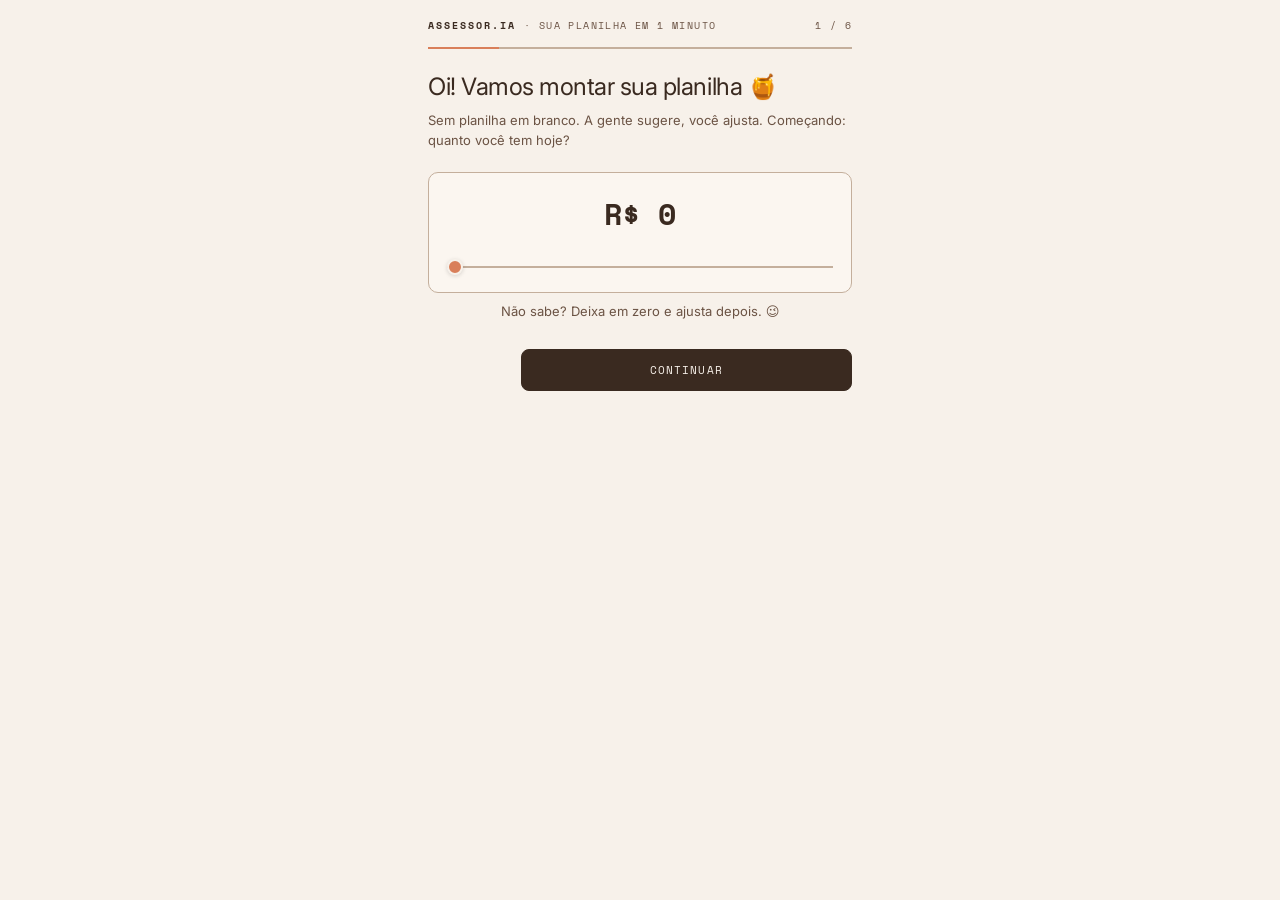
<file: setup-app.html>
<!DOCTYPE html>
<html lang="pt-BR">
<head>
<meta charset="UTF-8">
<meta name="viewport" content="width=device-width, initial-scale=1.0">
<title>Assessor.IA — montar minha planilha</title>
<link rel="preconnect" href="https://fonts.googleapis.com" />
<link rel="preconnect" href="https://fonts.gstatic.com" crossorigin />
<link href="https://fonts.googleapis.com/css2?family=Inter:wght@400;500;600;700&family=Space+Mono:wght@400;700&display=swap" rel="stylesheet" />
<meta name="theme-color" content="#F7F1EA" media="(prefers-color-scheme: light)" />
<meta name="theme-color" content="#221913" media="(prefers-color-scheme: dark)" />
<link rel="stylesheet" href="paleta-sereno.css" />
<style>
  /* As cores vêm de paleta-sereno.css — fonte única do produto inteiro
     (site, mini-apps e painel). Aqui só traduzimos para os nomes que
     este arquivo já usava, então a troca de identidade não encosta em
     nenhuma regra de layout. Os três estados de tema (claro, escuro
     explícito e escuro do sistema) também vivem lá. */
  :root{
    --card:var(--panel); --muted:var(--ink-soft);
    --gold:var(--acento); --gold-soft:var(--acento-soft); --green:var(--bom);
    --sans:"Inter",-apple-system,system-ui,sans-serif; --mono:"Space Mono",ui-monospace,monospace;
    --r:10px;
  }
  *{box-sizing:border-box;margin:0;padding:0}
  body{font-family:var(--sans);background:var(--bg);color:var(--ink);line-height:1.5;-webkit-font-smoothing:antialiased;transition:background-color .4s ease,color .4s ease}
  .wrap{max-width:460px;margin:0 auto;min-height:100vh;display:flex;flex-direction:column;padding:18px 18px 24px}
  .top{display:flex;align-items:baseline;gap:8px;font-family:var(--mono);font-size:10px;letter-spacing:.14em;text-transform:uppercase;color:var(--muted);margin-bottom:14px}
  .top b{color:var(--ink);font-weight:700;letter-spacing:.2em}
  .bar{height:2px;background:var(--line);overflow:hidden;margin:0 0 24px}
  .bar>i{display:block;height:100%;width:16%;background:var(--gold);transition:width .35s ease}
  .step{display:none;animation:in .3s ease}
  .step.on{display:block}
  @keyframes in{from{opacity:0;transform:translateY(8px)}to{opacity:1;transform:none}}
  h2{font-size:24px;font-weight:400;line-height:1.2;letter-spacing:-.02em;margin-bottom:8px}
  .sub{font-size:13px;line-height:1.55;color:var(--muted);margin-bottom:22px}
  .grid{display:grid;grid-template-columns:1fr 1fr;gap:10px}
  .preset{cursor:pointer;text-align:left;background:var(--card);border:1px solid var(--line);border-radius:var(--r);padding:14px;transition:.15s}
  .preset:active{transform:scale(.98)}
  .preset.sel{border-color:var(--gold);background:var(--gold-soft)}
  .preset .em{font-size:20px}
  .preset h3{font-size:14px;font-weight:600;margin:8px 0 2px}
  .preset p{font-family:var(--mono);font-size:10px;letter-spacing:.06em;color:var(--muted)}
  .chips{display:flex;flex-wrap:wrap;gap:8px}
  .chip{cursor:pointer;background:var(--card);border:1px solid var(--line);border-radius:20px;padding:8px 13px;font-size:13px;color:var(--muted);transition:.12s;user-select:none}
  .chip:active{transform:scale(.96)}
  .chip.sel{background:var(--gold-soft);border-color:var(--gold);color:var(--ink);font-weight:500}
  .addrow{display:flex;gap:8px;margin-top:16px}
  input[type=text]{flex:1;font-size:15px;padding:11px 13px;border:1px solid var(--line);border-radius:8px;background:var(--card);color:var(--ink);font-family:var(--sans)}
  input[type=text]:focus{outline:none;border-color:var(--gold)}
  input[type=range]{-webkit-appearance:none;width:100%;height:2px;border-radius:0;background:var(--line)}
  input[type=range]::-webkit-slider-thumb{-webkit-appearance:none;width:16px;height:16px;border-radius:50%;background:var(--gold);cursor:pointer;border:2px solid var(--bg);box-shadow:0 1px 4px rgba(0,0,0,.15)}
  .btn{font-family:var(--mono);font-size:11px;letter-spacing:.1em;text-transform:uppercase;font-weight:400;padding:12px 16px;border-radius:8px;border:1px solid var(--line);background:none;color:var(--ink);cursor:pointer;transition:.2s}
  .btn.primary{background:var(--ink);border-color:var(--ink);color:var(--bg);flex:1}
  .btn.primary:hover{opacity:.85}
  .btn:active{transform:scale(.98)}
  .slrow{margin-bottom:16px}
  .slrow .lab{display:flex;justify-content:space-between;font-size:13px;margin-bottom:8px}
  .slrow .lab b{font-weight:600;font-family:var(--mono)}
  .total{display:flex;justify-content:space-between;align-items:baseline;margin-top:8px;padding-top:14px;border-top:1px dashed var(--line)}
  .total .v{font-family:var(--mono);font-size:22px;font-weight:700;color:var(--ink)}
  .group-t{font-family:var(--mono);font-size:10px;font-weight:600;color:var(--muted);text-transform:uppercase;letter-spacing:.14em;margin:24px 0 10px}
  .group-t:first-child{margin-top:0}
  .mcards{display:grid;grid-template-columns:1fr 1fr;gap:10px;margin-bottom:18px}
  .mc{background:var(--card);border:1px solid var(--line);border-radius:var(--r);padding:14px}
  .mc .k{font-family:var(--mono);font-size:10px;letter-spacing:.06em;text-transform:uppercase;color:var(--muted)}
  .mc .n{font-family:var(--mono);font-size:20px;font-weight:700;margin-top:4px}
  .pvrow{display:flex;align-items:center;gap:10px;margin-bottom:9px}
  .pvrow .nm{font-size:13px;width:110px;white-space:nowrap;overflow:hidden;text-overflow:ellipsis;color:var(--muted)}
  .pvrow .track{flex:1;height:6px;background:var(--line);border-radius:0;overflow:hidden}
  .pvrow .track>i{display:block;height:100%;background:var(--gold)}
  .pvrow .amt{font-family:var(--mono);font-size:12px;width:70px;text-align:right}
  .nav{display:flex;gap:10px;margin-top:28px}
  .saldo-box{background:var(--card);border:1px solid var(--line);border-radius:var(--r);padding:18px;text-align:center;margin-bottom:8px}
  .saldo-box .v{font-family:var(--mono);font-size:30px;font-weight:700;color:var(--ink);margin-bottom:14px}
  .done{text-align:center;padding:24px 0}
  .done .ic{width:56px;height:56px;border-radius:50%;background:var(--gold-soft);display:flex;align-items:center;justify-content:center;font-size:26px;margin:0 auto 16px}
  .jsonbox{background:var(--ink);color:var(--bg);border-radius:8px;padding:14px;font-family:var(--mono);font-size:11px;white-space:pre-wrap;word-break:break-word;margin-top:14px;max-height:200px;overflow:auto}
</style>
</head>
<body>
<div class="wrap">
  <div class="top"><b>Assessor.IA</b><span>· sua planilha em 1 minuto</span><span id="stepN" style="margin-left:auto"></span></div>
  <div class="bar"><i id="prog"></i></div>

  <!-- 1 saldo -->
  <div class="step on" id="s1">
    <h2>Oi! Vamos montar sua planilha 🍯</h2>
    <p class="sub">Sem planilha em branco. A gente sugere, você ajusta. Começando: quanto você tem hoje?</p>
    <div class="saldo-box">
      <div class="v" id="saldoV">R$ 0</div>
      <input type="range" id="saldo" min="0" max="20000" step="100" value="0">
    </div>
    <p class="sub" style="text-align:center;margin:0">Não sabe? Deixa em zero e ajusta depois. 😉</p>
  </div>

  <!-- 2 preset -->
  <div class="step" id="s2">
    <h2>Com o que você mais se parece?</h2>
    <p class="sub">Escolha um perfil — já preencho suas categorias e você personaliza.</p>
    <div class="grid" id="presets"></div>
  </div>

  <!-- 3 categorias -->
  <div class="step" id="s3">
    <h2>Seus gastos</h2>
    <p class="sub">Toque pra incluir ou tirar. Some os seus embaixo.</p>
    <div class="chips" id="chipsD"></div>
    <div class="addrow"><input type="text" id="newD" placeholder="Pet, Academia, Assinaturas…"><button class="btn" onclick="addCustom('D')">+ Add</button></div>
  </div>

  <!-- 4 orçamento -->
  <div class="step" id="s4">
    <h2>Quanto por mês em cada um?</h2>
    <p class="sub">Arrasta — não precisa digitar. Dá pra mudar sempre.</p>
    <div id="sliders"></div>
    <div class="total"><span>Orçamento total / mês</span><span class="v" id="totalV">R$ 0</span></div>
  </div>

  <!-- 5 renda + bancos -->
  <div class="step" id="s5">
    <h2>Entradas e bancos</h2>
    <p class="sub">De onde entra dinheiro e onde você paga. Só tocar.</p>
    <div class="group-t">De onde vem o dinheiro</div>
    <div class="chips" id="chipsR"></div>
    <div class="group-t">Bancos e carteiras</div>
    <div class="chips" id="chipsB"></div>
    <div class="addrow"><input type="text" id="newB" placeholder="Nubank, Itaú, Pix…"><button class="btn" onclick="addCustom('B')">+ Add</button></div>
  </div>

  <!-- 6 pronto -->
  <div class="step" id="s6">
    <div class="done">
      <div class="ic">🎉</div>
      <h2>Tudo pronto!</h2>
      <p class="sub" style="margin-bottom:0">Seu painel já nasce assim. Daqui pra frente é só lançar no WhatsApp.</p>
    </div>
    <div class="mcards">
      <div class="mc"><div class="k">Saldo inicial</div><div class="n" id="rSaldo">R$ 0</div></div>
      <div class="mc"><div class="k">Orçamento/mês</div><div class="n" id="rTotal">R$ 0</div></div>
      <div class="mc"><div class="k">Categorias</div><div class="n" id="rCats">0</div></div>
      <div class="mc"><div class="k">Bancos</div><div class="n" id="rBanks">0</div></div>
    </div>
    <div id="preview"></div>
    <div id="saveState"></div>
  </div>

  <div class="nav">
    <button class="btn" id="back" onclick="go(-1)" style="visibility:hidden">Voltar</button>
    <button class="btn primary" id="next" onclick="onNext()">Continuar</button>
  </div>
</div>

<script>
// Config por URL (costura multi-tenant): ?webhook=URL&sid=SPREADSHEET_ID&token=SEGREDO
// Sem parâmetros, usa os defaults do piloto; sem webhook, roda em modo teste (mostra o JSON).
const Q = new URLSearchParams(location.search);
const CFG = {
  WEBHOOK_URL: Q.get('webhook') || "",
  SPREADSHEET_ID: Q.get('sid') || "1X0VtOP-snBA1WuWF1S6oDKMhr_c6heL2xW_nFcJ6c6M",
  TOKEN: Q.get('token') || ""
};
const brl = n => new Intl.NumberFormat('pt-BR',{style:'currency',currency:'BRL',maximumFractionDigits:0}).format(Math.round(n));
const $ = id => document.getElementById(id);

const POOL_D = ['Alimentação','Saúde','Moradia','Transporte','Educação','Investimento','Pessoal','Viagens','Lazer','Presentes','Serviços de utilidade pública'];
const POOL_R = ['Pagamento','Poupança','Bônus','Juros','Outros'];
const POOL_B = ['Banco 1 (Débito)','Banco 1 (Crédito)','Banco 2 (Débito)','Banco 2 (Crédito)','Banco 3 (Débito)','Banco 3 (Crédito)','Outros'];
const EM = {'Alimentação':'🍽️','Saúde':'❤️','Moradia':'🏠','Transporte':'🚗','Educação':'🎓','Investimento':'📈','Pessoal':'🧴','Viagens':'✈️','Lazer':'🎮','Presentes':'🎁','Serviços de utilidade pública':'💡','Marketing':'📣','Fornecedores':'📦','Impostos':'🧾'};
const PRESETS = {
  autonomo:{nome:'Autônomo',em:'💼',b:{'Alimentação':900,'Moradia':1200,'Transporte':300,'Saúde':200,'Investimento':500,'Pessoal':200}},
  familia:{nome:'Família',em:'👨‍👩‍👧',b:{'Alimentação':1500,'Moradia':1800,'Transporte':500,'Saúde':400,'Educação':600,'Lazer':300,'Serviços de utilidade pública':400}},
  estudante:{nome:'Estudante',em:'🎒',b:{'Alimentação':600,'Transporte':200,'Educação':300,'Lazer':200,'Pessoal':150}},
  ecommerce:{nome:'Dono de e-commerce',em:'🛒',b:{'Alimentação':700,'Moradia':1200,'Investimento':500,'Marketing':1000,'Fornecedores':2000,'Impostos':800}}
};

let step=1, perfil='—', poolD=[...POOL_D];
let selD=new Set(), selR=new Set(['Pagamento']), selB=new Set(['Banco 1 (Débito)','Banco 1 (Crédito)','Outros']);
let budg={}, poolB=[...POOL_B];

function renderPresets(){
  $('presets').innerHTML='';
  for(const k in PRESETS){const p=PRESETS[k];
    const b=document.createElement('button');b.className='preset'+(perfil===p.nome?' sel':'');
    b.innerHTML=`<div class="em">${p.em}</div><h3>${p.nome}</h3><p>${Object.keys(p.b).length} categorias prontas</p>`;
    b.onclick=()=>{perfil=p.nome;budg=Object.assign({},p.b);selD=new Set(Object.keys(p.b));
      Object.keys(p.b).forEach(c=>{if(!poolD.includes(c))poolD.push(c)});renderPresets()};
    $('presets').appendChild(b);
  }
}
function chip(text,on){return `<span class="chip${on?' sel':''}">${EM[text]?EM[text]+' ':''}${text}</span>`}
function renderChips(){
  $('chipsD').innerHTML=poolD.map(c=>chip(c,selD.has(c))).join('');
  [...$('chipsD').children].forEach((el,i)=>{const c=poolD[i];el.onclick=()=>{selD.has(c)?selD.delete(c):(selD.add(c),budg[c]==null&&(budg[c]=200));renderChips()};});
}
function renderRB(){
  $('chipsR').innerHTML=POOL_R.map(c=>chip(c,selR.has(c))).join('');
  [...$('chipsR').children].forEach((el,i)=>{const c=POOL_R[i];el.onclick=()=>{selR.has(c)?selR.delete(c):selR.add(c);renderRB()}});
  $('chipsB').innerHTML=poolB.map(c=>chip(c,selB.has(c))).join('');
  [...$('chipsB').children].forEach((el,i)=>{const c=poolB[i];el.onclick=()=>{if(selB.has(c))selB.delete(c);else if(selB.size<7)selB.add(c);renderRB()}});
}
function addCustom(kind){
  if(kind==='D'){const v=$('newD').value.trim();if(!v)return;if(!poolD.includes(v))poolD.push(v);if(selD.size<14){selD.add(v);budg[v]=budg[v]||200}$('newD').value='';renderChips();}
  else{const v=$('newB').value.trim();if(!v)return;if(!poolB.includes(v))poolB.push(v);if(selB.size<7)selB.add(v);$('newB').value='';renderRB();}
}
function renderSliders(){
  const box=$('sliders');box.innerHTML='';const list=[...selD];
  if(!list.length){box.innerHTML='<p class="sub">Volte e escolha ao menos uma categoria. 🙂</p>';$('totalV').textContent='R$ 0';return}
  list.forEach(c=>{const id='sl-'+list.indexOf(c);
    const row=document.createElement('div');row.className='slrow';
    row.innerHTML=`<div class="lab"><span>${EM[c]?EM[c]+' ':''}${c}</span><b id="${id}v">${brl(budg[c]||0)}</b></div>`;
    const s=document.createElement('input');s.type='range';s.min=0;s.max=6000;s.step=50;s.value=budg[c]||0;
    s.oninput=()=>{budg[c]=+s.value;$(id+'v').textContent=brl(+s.value);totD()};
    row.appendChild(s);box.appendChild(row);
  });totD();
}
const sumD=()=>[...selD].reduce((a,c)=>a+(budg[c]||0),0);
function totD(){$('totalV').textContent=brl(sumD())}
function renderDone(){
  $('rSaldo').textContent=brl(+$('saldo').value);
  $('rTotal').textContent=brl(sumD());$('rCats').textContent=selD.size;$('rBanks').textContent=selB.size;
  const top=[...selD].sort((a,b)=>(budg[b]||0)-(budg[a]||0)).slice(0,5);
  const mx=Math.max(1,...top.map(c=>budg[c]||0));
  $('preview').innerHTML=top.map(c=>`<div class="pvrow"><span class="nm">${EM[c]?EM[c]+' ':''}${c}</span><div class="track"><i style="width:${Math.round((budg[c]||0)/mx*100)}%"></i></div><span class="amt">${brl(budg[c]||0)}</span></div>`).join('');
}
function payload(){
  return {
    spreadsheetId:CFG.SPREADSHEET_ID, token:CFG.TOKEN, perfil, saldoInicial:+$('saldo').value,
    despesas:[...selD].slice(0,14).map(c=>({categoria:c,planejado:budg[c]||0})),
    rendas:[...selR].slice(0,6).map(c=>({categoria:c,planejado:c==='Pagamento'?0:0})),
    formasPagamento:[...selB].slice(0,7)
  };
}
async function salvar(){
  const data=payload(); $('saveState').innerHTML='<p class="sub" style="text-align:center;margin-top:16px">Salvando…</p>';
  if(!CFG.WEBHOOK_URL){
    $('saveState').innerHTML='<p class="sub" style="text-align:center;margin-top:16px">Modo teste (sem webhook). Esta é a config que será gravada na sua planilha:</p><div class="jsonbox">'+JSON.stringify(data,null,2)+'</div>';
    return;
  }
  try{
    const r=await fetch(CFG.WEBHOOK_URL,{method:'POST',headers:{'Content-Type':'application/json'},body:JSON.stringify(data)});
    if(!r.ok)throw 0;
    $('saveState').innerHTML='<p class="sub" style="text-align:center;margin-top:16px;color:var(--green)">✅ Pronto! Sua planilha está montada. Pode voltar pro WhatsApp e começar a lançar.</p>';
  }catch(e){
    $('saveState').innerHTML='<p class="sub" style="text-align:center;margin-top:16px">Não consegui salvar agora. Tenta de novo em instantes.</p><button class="btn primary" style="margin-top:12px;width:100%" onclick="salvar()">Tentar de novo</button>';
  }
}
function show(){
  for(let i=1;i<=6;i++)$('s'+i).classList.toggle('on',i===step);
  $('prog').style.width=(step/6*100)+'%';$('stepN').textContent=step+' / 6';
  $('back').style.visibility=step===1?'hidden':'visible';
  $('next').textContent=step===6?'Salvar na minha planilha':'Continuar';
  if(step===2)renderPresets();if(step===3)renderChips();if(step===4)renderSliders();if(step===5)renderRB();if(step===6)renderDone();
}
function go(d){step=Math.min(6,Math.max(1,step+d));show()}
function onNext(){if(step===6){salvar();return}go(1)}
$('saldo').oninput=()=>$('saldoV').textContent=brl(+$('saldo').value);
show();
</script>
</body>
</html>
</file>
<file: paleta-sereno.css>
/* ============================================================
   PALETA SERENO
   Esfera fosca creme→terracota sobre campo de ondas, luz difusa.
   Sem preto, sem cinza puro, sem cor fria saturada.
   Contrastes conferidos por cálculo (WCAG 2.1).
   ============================================================ */

:root {
  /* --- areia: fundos e superfícies --- */
  --areia-50:  #FBF6F0;
  --areia-100: #F7F1EA;
  --areia-200: #EFE5DA;
  --areia-300: #E3CFBD;
  --areia-400: #D9BEA6;

  /* --- tinta: texto sobre claro --- */
  --tinta-900: #3A2A20;   /* 12,22:1 · AAA  · corpo e títulos      */
  --tinta-600: #6B5344;   /*  6,36:1 · AA   · secundário           */
  --tinta-400: #8A705E;   /*  4,11:1 · AA grande (≥18px)           */
  --tinta-200: #C4AF9C;   /*  1,88:1 · SÓ linha — nunca texto      */

  /* --- terracota: acento e ação --- */
  --terra-300: #E39C7A;
  --terra-500: #D97F5A;   /* botão → texto tinta-900 (4,66:1)      */
  --terra-700: #B85A38;   /* botão → texto branco   (4,61:1)       */
  --terra-900: #8A3F26;

  /* --- gradiente do núcleo 3D (de cima p/ baixo) --- */
  --nucleo-topo:  #F2E7D2;
  --nucleo-alto:  #EDD3AE;
  --nucleo-meio:  #E8B896;
  --nucleo-baixo: #D97F5A;
  --nucleo-base:  #C96A45;

  /* --- ambiente --- */
  --onda-crista: #FAF4EC;
  --onda-vale:   #E3CFBD;
  --contato:     #C99B7E;

  /* --- estados (dentro da família quente) --- */
  --alerta:  #A2402A;     /* 6,60:1 */
  --atencao: #8E6631;     /* 4,57:1 */
  --bom:     #607452;     /* 4,55:1 */

  /* --- 9 domínios · suave = preenchimento · forte = traço/texto --- */
  --rotina-suave:      #B8A96B;  --rotina-forte:      #7B6E3B;
  --saude-suave:       #8CA37D;  --saude-forte:       #607452;
  --financeiro-suave:  #C79A5E;  --financeiro-forte:  #8E6631;
  --anotacoes-suave:   #C98B7E;  --anotacoes-forte:   #A85746;
  --foco-suave:        #B3654F;  --foco-forte:        #A25A46;
  --projetos-suave:    #8F96BE;  --projetos-forte:    #606AA3;
  --timeline-suave:    #7C9BB0;  --timeline-forte:    #527288;
  --cerebro-suave:     #7BA69B;  --cerebro-forte:     #4F766C;
  --espiritual-suave:  #AC93BF;  --espiritual-forte:  #835E9F;

  /* --- papéis semânticos: use ESTES na interface --- */
  --bg:        var(--areia-100);
  --bg-2:      var(--areia-200);
  --panel:     var(--areia-50);
  --ink:       var(--tinta-900);
  --ink-soft:  var(--tinta-600);
  --ink-faint: var(--tinta-400);
  --line:      var(--tinta-200);
  --acento:    var(--terra-500);
  --acento-fw: var(--terra-700);  /* "fw" = fundo com texto branco */
}

/* ============================================================
   NOITE — marrom-carvão, não preto.
   No escuro os tons empoeirados dos domínios já passam de 6:1,
   então o `-suave` vira o traço e o `-forte` não é usado.
   ============================================================ */
:root[data-theme="dark"] {
  --areia-50:  #372921;
  --areia-100: #221913;
  --areia-200: #2C211A;
  --areia-300: #453329;
  --areia-400: #4C382E;

  --tinta-900: #F7F1EA;   /* 15,39:1 · AAA */
  --tinta-600: #C0AB99;   /*  7,83:1 · AAA */
  --tinta-400: #97826F;   /*  4,72:1 · AA  */
  --tinta-200: #453329;

  --terra-500: #E39C7A;   /* clareia p/ manter presença no escuro */
  --terra-700: #D97F5A;

  /* No escuro as ondas INVERTEM o papel: em vez de sombra sobre um
     fundo claro, elas captam luz sobre um fundo escuro. Com valores
     escuros dos dois lados o campo sumia (medido: cristas 6 pontos
     acima do fundo, invisível) e o objeto boiava no nada. Assim a
     crista fica ~40 pontos acima do fundo e o chão existe. */
  --onda-crista: #B88A5C;
  --onda-vale:   #2A1F17;
  --contato:     #6B4E33;   /* no escuro é brilho derramado, não sombra */

  --alerta:  #E08163;
  --atencao: #D9A05B;
  --bom:     #9BB183;

  /* no escuro, o traço de cada domínio é o próprio tom empoeirado */
  --rotina-forte:     #B8A96B;
  --saude-forte:      #8CA37D;
  --financeiro-forte: #C79A5E;
  --anotacoes-forte:  #C98B7E;
  --foco-forte:       #B9705C;
  --projetos-forte:   #8F96BE;
  --timeline-forte:   #7C9BB0;
  --cerebro-forte:    #7BA69B;
  --espiritual-forte: #AC93BF;
}

/* ============================================================
   A MESMA NOITE, MAS AUTOMÁTICA.
   São TRÊS estados, não dois: quem escolhe o tema na mão ganha
   [data-theme]; quem deixa no "sistema" não ganha atributo nenhum,
   e aí só o prefers-color-scheme separa claro de escuro. Sem este
   bloco, celular no modo escuro abria a interface toda clara.
   O :not([data-theme="light"]) faz a escolha explícita de CLARO
   vencer um sistema no escuro.
   Espelha o bloco de cima -- mexeu num, mexe no outro.
   ============================================================ */
@media (prefers-color-scheme: dark) {
  :root:not([data-theme="light"]) {
  --areia-50:  #372921;
  --areia-100: #221913;
  --areia-200: #2C211A;
  --areia-300: #453329;
  --areia-400: #4C382E;

  --tinta-900: #F7F1EA;   /* 15,39:1 · AAA */
  --tinta-600: #C0AB99;   /*  7,83:1 · AAA */
  --tinta-400: #97826F;   /*  4,72:1 · AA  */
  --tinta-200: #453329;

  --terra-500: #E39C7A;   /* clareia p/ manter presença no escuro */
  --terra-700: #D97F5A;

  /* No escuro as ondas INVERTEM o papel: em vez de sombra sobre um
     fundo claro, elas captam luz sobre um fundo escuro. Com valores
     escuros dos dois lados o campo sumia (medido: cristas 6 pontos
     acima do fundo, invisível) e o objeto boiava no nada. Assim a
     crista fica ~40 pontos acima do fundo e o chão existe. */
  --onda-crista: #B88A5C;
  --onda-vale:   #2A1F17;
  --contato:     #6B4E33;   /* no escuro é brilho derramado, não sombra */

  --alerta:  #E08163;
  --atencao: #D9A05B;
  --bom:     #9BB183;

  /* no escuro, o traço de cada domínio é o próprio tom empoeirado */
  --rotina-forte:     #B8A96B;
  --saude-forte:      #8CA37D;
  --financeiro-forte: #C79A5E;
  --anotacoes-forte:  #C98B7E;
  --foco-forte:       #B9705C;
  --projetos-forte:   #8F96BE;
  --timeline-forte:   #7C9BB0;
  --cerebro-forte:    #7BA69B;
  --espiritual-forte: #AC93BF;
  }
}

/* Acento rebaixado: fundo de destaque, chip selecionado, realce sutil. */
:root { --acento-soft: color-mix(in srgb, var(--terra-500) 14%, transparent); }

/* ============================================================
   O SOL — o núcleo em baixa fidelidade
   ============================================================
   O núcleo 3D do painel custa 35 KB de JavaScript, canvas e animação
   contínua. Nas páginas leves — login, cadastro, "conectando" — isso é caro
   pelo motivo errado: são as primeiras que um estranho carrega, muitas vezes
   no 4G, e não podem depender de JS para ter rosto.

   O sol é o MESMO objeto, visto de longe: usa os tokens --nucleo-*, que são o
   degradê real do núcleo, com a luz vindo de cima. 100% CSS.

   Uso:
     <div class="sol"></div>                  tamanho padrão (110px)
     <div class="sol sol-p"></div>            pequeno (72px)
     <div class="sol sol-g"></div>            grande (150px)
     <div class="sol pulsando"></div>         só enquanto algo ACONTECE

   Regra: parado por padrão. Sol animando à toa disputa atenção com a ação da
   página — e página de login tem uma ação só.
   ============================================================ */
.sol {
  --sol-tam: 110px;
  width: var(--sol-tam);
  height: var(--sol-tam);
  border-radius: 50%;
  flex: none;
  background:
    radial-gradient(circle at 50% 28%,
      var(--nucleo-topo), var(--nucleo-alto) 32%,
      var(--nucleo-meio) 58%, var(--nucleo-baixo) 82%, var(--nucleo-base));
  box-shadow:
    0 20px 50px color-mix(in srgb, var(--nucleo-baixo) 34%, transparent),
    0 0 70px color-mix(in srgb, var(--nucleo-alto) 22%, transparent);
}
.sol-p { --sol-tam: 72px; }
.sol-g { --sol-tam: 150px; }

.sol.pulsando { animation: sol-respira 2.2s ease-in-out infinite; }
@keyframes sol-respira {
  0%, 100% { transform: scale(1); }
  50%      { transform: scale(1.045); }
}

/* Quem pediu menos movimento no sistema recebe menos movimento. */
@media (prefers-reduced-motion: reduce) {
  .sol.pulsando { animation: none; }
}
</file>
